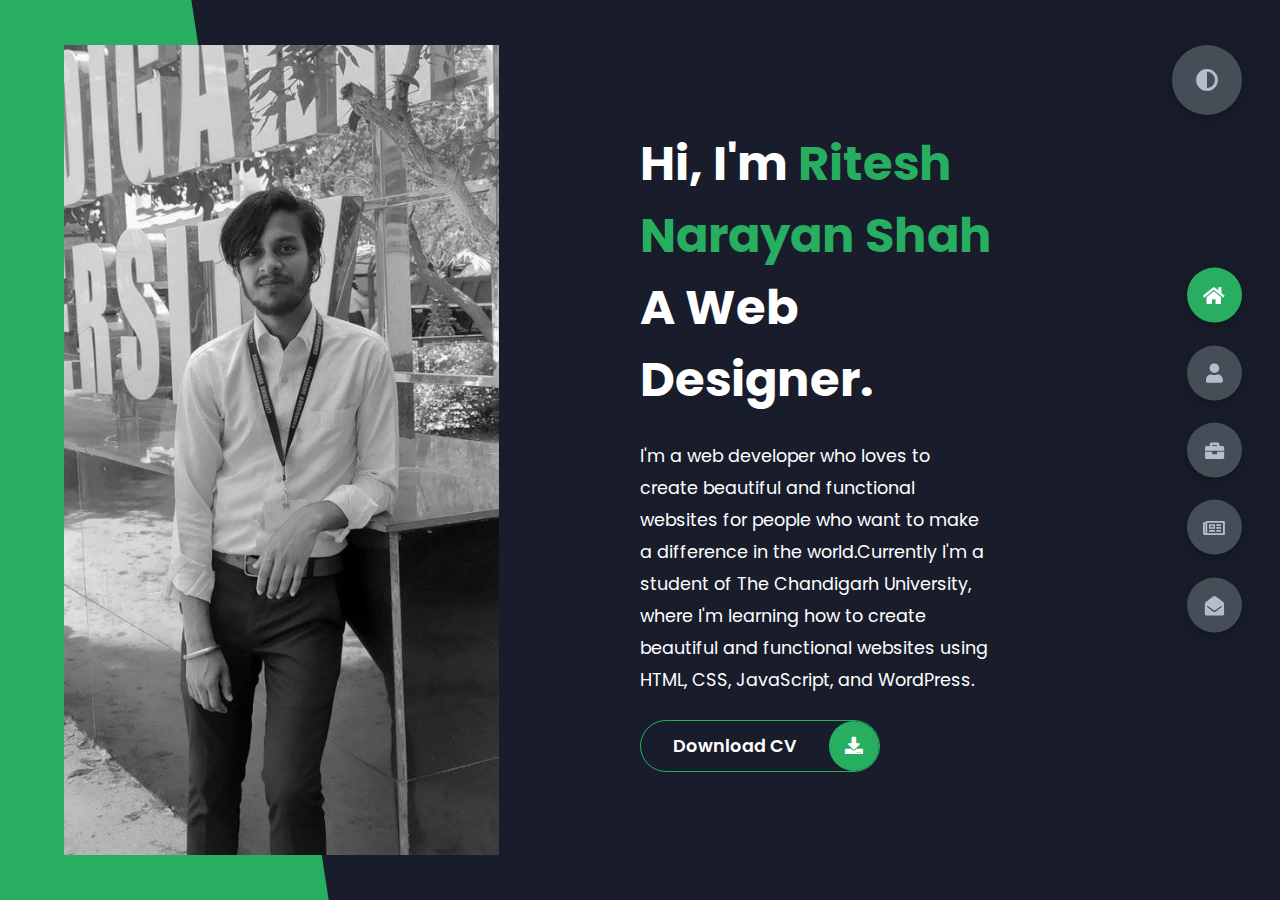
<file: index.html>
<!DOCTYPE html>
<html lang="en">
<head>
    <meta charset="UTF-8">
    <meta http-equiv="X-UA-Compatible" content="IE=edge">
    <meta name="viewport" content="width=device-width, initial-scale=1.0">
    <title>Ritesh</title>
    <link rel="stylesheet" href="styles/styles.css">
    <link rel="preconnect" href="https://fonts.googleapis.com">
    <link rel="preconnect" href="https://fonts.gstatic.com" crossorigin>
    <link rel="stylesheet" href="https://cdnjs.cloudflare.com/ajax/libs/font-awesome/5.15.4/css/all.min.css" integrity="sha512-1ycn6IcaQQ40/MKBW2W4Rhis/DbILU74C1vSrLJxCq57o941Ym01SwNsOMqvEBFlcgUa6xLiPY/NS5R+E6ztJQ==" crossorigin="anonymous" referrerpolicy="no-referrer" />
    <link href="https://fonts.googleapis.com/css2?family=Poppins:wght@400;500;600;700;800&display=swap" rel="stylesheet">
</head>
<body class="main-content">
    <header class="container header active" id="home">
        <div class="header-content">
            <div class="left-header">
                <div class="h-shape"></div>
                <div class="image">
                    <img src="img/hero.jpg" alt="">
                </div>
            </div>
            <div class="right-header">
                <h1 class="name">
                    Hi, I'm <span>Ritesh Narayan Shah</span> <br>
                    A Web Designer.
                </h1>
                <p>
                    I'm a web developer who loves to create beautiful and functional websites for people who want to make a difference in the world.Currently I'm a student of The Chandigarh University, where I'm learning how to create beautiful and functional websites using HTML, CSS, JavaScript, and WordPress. </p>
                <div class="btn-con">
                    <a href="My Cv.pdf" download class="main-btn">
                        <span class="btn-text">Download CV</span>
                        <span class="btn-icon"><i class="fas fa-download"></i></span>
                    </a>
                </div>
            </div>
        </div>
    </header>
    <main>
        <section class="container about" id="about">
            <div class="main-title">
                <h2>About <span>me</span><span class="bg-text">my stats</span></h2>
            </div>
            <div class="about-container">
                <div class="left-about">
                    <h4 style="color: crimson;">Information About me</h4>
                    <h3>Hi there, welcome to my website! I'm Ritesh Narayan Shah, a passionate web developer who enjoys learning new technologies and solving problems with code!</h3>
                    <p>
                        This website is my personal blog where I write about web development topics that interest me and inspire me.
                        Thank you for visiting my website and getting to know me better. I hope you enjoyed reading my blog posts and found them useful and informative. If you want to read more of my posts, subscribe to my newsletter where I send weekly updates on web development trends and tips. If you have any feedback or suggestions, please let me know. I'd love to hear from you.                    </p>
                    <div class="btn-con">
                        <a href="My Cv.pdf" download class="main-btn">
                            <span class="btn-text">Download CV</span>
                            <span class="btn-icon"><i class="fas fa-download"></i></span>
                        </a>
                    </div>
                </div>
                <div class="right-about">
                    <div class="about-item">
                        <div class="abt-text">
                            <p class="large-text">20+</p>
                            <p class="small-text">Projects <br /> Completed</p>
                        </div>
                    </div>
                    <div class="about-item">
                        <div class="abt-text">
                            <p class="large-text">3+</p>
                            <p class="small-text">Years of <br /> experience</p>
                        </div>
                    </div>
                    <div class="about-item">
                        <div class="abt-text">
                            <p class="large-text">18+</p>
                            <p class="small-text">Happy <br /> Clients</p>
                        </div>
                    </div>
                    <div class="about-item">
                        <div class="abt-text">
                            <p class="large-text">50+</p>
                            <p class="small-text">Customer <br /> reviews</p>
                        </div>
                    </div>
                </div>
            </div>
            <div class="about-stats">
                <h4 class="stat-title">My Skills</h4>
                <div class="progress-bars">
                    <div class="progress-bar">
                        <p class="prog-title">html5</p>
                        <div class="progress-con">
                            <p class="prog-text">80%</p>
                            <div class="progress">
                                <span class="html"></span>
                            </div>
                        </div>
                    </div>
                    <div class="progress-bar">
                        <p class="prog-title">css3</p>
                        <div class="progress-con">
                            <p class="prog-text">95%</p>
                            <div class="progress">
                                <span class="css"></span>
                            </div>
                        </div>
                    </div>
                    <div class="progress-bar">
                        <p class="prog-title">javascript</p>
                        <div class="progress-con">
                            <p class="prog-text">75%</p>
                            <div class="progress">
                                <span class="js"></span>
                            </div>
                        </div>
                    </div>
                    <div class="progress-bar">
                        <p class="prog-title">WordPress</p>
                        <div class="progress-con">
                            <p class="prog-text">95%</p>
                            <div class="progress">
                                <span class="css"></span>
                            </div>
                        </div>
                    </div>
                    <div class="progress-bar">
                        <p class="prog-title">php</p>
                        <div class="progress-con">
                            <p class="prog-text">87%</p>
                            <div class="progress">
                                <span class="node"></span>
                            </div>
                        </div>
                    </div>
                    <div class="progress-bar">
                        <p class="prog-title">Python</p>
                        <div class="progress-con">
                            <p class="prog-text">70%</p>
                            <div class="progress">
                                <span class="python"></span>
                            </div>
                        </div>
                    </div>
                </div>
            </div>
            <h4 class="stat-title">My Timeline</h4>
            <div class="timeline">
                <div class="timeline-item">
                    <div class="tl-icon">
                        <i class="fas fa-briefcase"></i>
                    </div>
                    <p class="tl-duration">2021 - present</p>
                    <h5>Web Developer<span> - Nechno Technology</span></h5>
                    <p>
                        Working as graphic designer for 6 months
                        Post Graduated in Website & Graphics Designing.
                        Academic Excellence in Web Design                    </p>
                </div>
                <div class="timeline-item">
                    <div class="tl-icon">
                        <i class="fas fa-briefcase"></i>
                    </div>
                    <p class="tl-duration">2022 - present</p>
                    <h5>Web Developer<span> - Haitomns Group</span></h5>
                    <p>
                        Working as Web Developers for Post Graduated in Website & Graphics Designing.                    </p>
                </div>
                <div class="timeline-item">
                    <div class="tl-icon">
                        <i class="fas fa-briefcase"></i>
                    </div>
                    <p class="tl-duration">2019 - present </p>
                    <h5>C++ Programmer<span> - Shree Nirsingh Secondary school</span></h5>
                    <p> Coding C / C++ From School Level Upto Now.
                    </p>
                </div>
                <div class="timeline-item">
                    <div class="tl-icon">
                        <i class="fas fa-briefcase"></i>
                    </div>
                    <p class="tl-duration">2019</p>
                    <h5>Graphics Designer<span> -Canva</span></h5>
                    <p>
Creating Graphics Card , Business Card , Template as well as More Contents.                    </p>
                </div>
                <div class="timeline-item">
                    <div class="tl-icon">
                        <i class="fas fa-briefcase"></i>
                    </div>
                    <p class="tl-duration">Four Year Degree</p>
                    <h5>Diploma Computer Science Degree<span> - Shree Nirsingh Secondary School</span></h5>
                    <p>
                        +2 from Shree Nrishingh Madhyamik Vidyalay."
                        "I've been working at a Hatiomn's Group Pvt. Ltd as a Web
                        Developers and Marketing at hardware products.                    </p>
                </div>
            </div>
        </section>
        <section class="container" id="portfolio">
            <div class="main-title">
                <h2>My <span>Project</span><span class="bg-text">My Work</span></h2>
            </div>
            <p class="port-text">
                Here is some of my work that I've done in various programming languages.
            </p>
            <div class="portfolios">
                <div class="portfolio-item">
                    <div class="image">
                        <img src="img/port1.jpg" alt="">
                    </div>
                    <div class="hover-items">
                        <h3>News Website</h3>
                        <div class="icons">
                            <a href="http://github.com/toxicboi99" class="icon">
                                <i class="fab fa-github"></i>
                            </a>
                            <a href="http://github.com/toxicboi99" class="icon">
                                <i class="fab fa-behance"></i>
                            </a>
                            <a href="http://github.com/toxicboi99" class="icon">
                                <i class="fab fa-youtube"></i>
                            </a>
                        </div>
                    </div>
                </div>
                <div class="portfolio-item">
                    <div class="image">
                        <img src="img/port2.jpg" alt="">
                    </div>
                    <div class="hover-items">
                        <h3>School Website</h3>
                        <div class="icons">
                            <a href="http://github.com/toxicboi99" class="icon">
                                <i class="fab fa-github"></i>
                            </a>
                            <a href="http://github.com/toxicboi99" class="icon">
                                <i class="fab fa-behance"></i>
                            </a>
                            <a href="http://github.com/toxicboi99" class="icon">
                                <i class="fab fa-youtube"></i>
                            </a>
                        </div>
                    </div>
                </div>
                <div class="portfolio-item">
                    <div class="image">
                        <img src="img/port3.jpg" alt="">
                    </div>
                    <div class="hover-items">
                        <h3>Tech Website</h3>
                        <div class="icons">
                            <a href="http://github.com/toxicboi99" class="icon">
                                <i class="fab fa-github"></i>
                            </a>
                            <a href="http://github.com/toxicboi99" class="icon">
                                <i class="fab fa-behance"></i>
                            </a>
                            <a href="http://github.com/toxicboi99" class="icon">
                                <i class="fab fa-youtube"></i>
                            </a>
                        </div>
                    </div>
                </div>
                <div class="portfolio-item">
                    <div class="image">
                        <img src="img/port4.jpg" alt="">
                    </div>
                    <div class="hover-items">
                        <h3>Restaurant Website</h3>
                        <div class="icons">
                            <a href="http://github.com/toxicboi99" class="icon">
                                <i class="fab fa-github"></i>
                            </a>
                            <a href="http://github.com/toxicboi99" class="icon">
                                <i class="fab fa-behance"></i>
                            </a>
                            <a href="http://github.com/toxicboi99" class="icon">
                                <i class="fab fa-youtube"></i>
                            </a>
                        </div>
                    </div>
                </div>
                <div class="portfolio-item">
                    <div class="image">
                        <img src="img/port5.jpg" alt="">
                    </div>
                    <div class="hover-items">
                        <h3>Graphics Designing</h3>
                        <div class="icons">
                            <a href="http://github.com/toxicboi99" class="icon">
                                <i class="fab fa-github"></i>
                            </a>
                            <a href="http://github.com/toxicboi99" class="icon">
                                <i class="fab fa-behance"></i>
                            </a>
                            <a href="http://github.com/toxicboi99" class="icon">
                                <i class="fab fa-youtube"></i>
                            </a>
                        </div>
                    </div>
                </div>
                <div class="portfolio-item">
                    <div class="image">
                        <img src="img/port2.jpg" alt="">
                    </div>
                    <div class="hover-items">
                        <h3>Portfolio</h3>
                        <div class="icons">
                            <a href="http://github.com/toxicboi99" class="icon">
                                <i class="fab fa-github"></i>
                            </a>
                            <a href="http://github.com/toxicboi99" class="icon">
                                <i class="fab fa-behance"></i>
                            </a>
                            <a href="http://github.com/toxicboi99" class="icon">
                                <i class="fab fa-youtube"></i>
                            </a>
                        </div>
                    </div>
                </div>
            </div>
        </section>
        <section class="container" id="blogs">
            <div class="blogs-content">
                <div class="main-title">
                    <h2>My <span>Blogs</span><span class="bg-text">My Blogs</span></h2>
                </div>
                <div class="blogs">
                    <div class="blog">
                        <img src="img/port6.jpg" alt=""  herf="https://riteshnarayanshah.blogspot.com/">
                        <div class="blog-text">
                            <h4>
                                How to Create Your Own Website
                            </h4>
                          
                        </div>
                    </div>
                    <div class="blog">
                        <img src="img/blog1.jpg" alt=""  herf="https://riteshnarayanshah.blogspot.com/">
                        <div class="blog-text">
                            <h4>
                                How to Become an Expert in Web Design
                            </h4>
                          
                        </div>
                    </div>
                    <div class="blog">
                        <img src="img/blog2.jpg" alt=""  herf="https://riteshnarayanshah.blogspot.com/">
                        <div class="blog-text">
                            <h4>
                                Become a Web Designer in 10 Days
                            </h4>
                          
                        </div>
                    </div>
                    <div class="blog">
                        <img src="img/blog3.jpg" alt=""  herf="https://riteshnarayanshah.blogspot.com/">
                        <div class="blog-text">
                            <h4>
                                Debbuging made easy with Web Inspector
                            </h4>
                         
                        </div>
                    </div>
                    <div class="blog">
                        <img src="img/port1.jpg" alt=""  herf="https://riteshnarayanshah.blogspot.com/">
                        <div class="blog-text">
                            <h4>
                                Get started with Web Design and UI Design
                            </h4>
                        
                        </div>
                    </div>
                    <div class="blog">
                        <img src="img/port3.jpg" alt="" herf="https://riteshnarayanshah.blogspot.com/">
                        <div class="blog-text">
                            <h4>
                                This is what you need to know about Web Design
                            </h4>
                        </div>
                    </div>
                </div>
            </div>
        </section>
        <section class="container contact" id="contact">
            <div class="contact-container">
                <div class="main-title">
                    <h2>Contact <span>Me</span><span class="bg-text">Contact</span></h2>
                </div>
                <div class="contact-content-con">
                    <div class="left-contact">
                        <h4>Contact me here</h4>
                        <p>
                            I'm a web developer who loves to create beautiful and functional websites for people who want to make a difference in the world.
                            Currently I'm a student of The Chandigarh University, where I'm learning how to create beautiful and functional websites using HTML, CSS, JavaScript, and WordPress.                        </p>
                        <div class="contact-info">
                            <div class="contact-item">
                                <div class="icon">
                                    <i class="fas fa-map-marker-alt"></i>
                                    <span>Location</span>
                                </div>
                                <p>
                                    : Birgunj, Nepal & Bihar , India.
                                </p>
                            </div>
                            <div class="contact-item">
                                <div class="icon">
                                    <i class="fas fa-envelope"></i>
                                    <span>Email</span>
                                </div>
                                <p>
                                    <span>: shaharyan93277@gmail.com</span>
                                </p>
                            </div>
                            <div class="contact-item">
                                <div class="icon">
                                    <i class="fas fa-user-graduate"></i>
                                    <span>Education</span>
                                </div>
                                <p>
                                    <span>: Chandigarh University</span>
                                </p>
                            </div>
                            <div class="contact-item">
                                <div class="icon">
                                    <i class="fas fa-user-graduate"></i>
                                    <span>Mobile Number</span>
                                </div>
                                <p>
                                    <span>: +91 9234670937</span>
                                </p>
                            </div>
                            <div class="contact-item">
                                <div class="icon">
                                    <i class="fas fa-globe-africa"></i>
                                    <span>Languages</span>
                                </div>
                                <p>
                                    <span>: Nepali, English, Bhojpuri, Mathili, Hindi.</span>
                                </p>
                            </div>
                        </div>
                        <div class="contact-icons">
                            <div class="contact-icon">
                                <a href="https://www.facebook.com/ritesh.sah.1291/" target="_blank">
                                    <i class="fab fa-facebook-f"></i>
                                </a>
                                <a href="#" target="_blank">
                                    <i class="fab fa-twitter"></i>
                                </a>
                                <a href="github.com/toxicboi99" target="_blank">
                                    <i class="fab fa-github"></i>
                                </a>
                                <a href="#" target="_blank">
                                    <i class="fab fa-youtube"></i>
                                </a>
                            </div>
                        </div>
                    </div>
                    <div class="right-contact">
                        <form action="" class="contact-form">
                            <div class="input-control i-c-2">
                                <input type="text" required placeholder="YOUR NAME">
                                <input type="email" required placeholder="YOUR EMAIL">
                            </div>
                            <div class="input-control">
                                <input type="text" required placeholder="ENTER SUBJECT">
                            </div>
                            <div class="input-control">
                                <textarea name="" id="" cols="15" rows="8" placeholder="Message Here..."></textarea>
                            </div>
                            <div class="submit-btn">
                                <a href="https://api.whatsapp.com/send?phone=919234670937" download class="main-btn">
                                    <span class="btn-text">Submit</span>
                                    <span class="btn-icon"><i class="fas fa-download"></i></span>
                                </a>
                            </div>
                        </form>
                    </div>
                </div>
            </div>
        </section>
    </main>

    <div class="controls">
        <div class="control active-btn" data-id="home" >
            <i class="fas fa-home"></i>
        </div>
        <div class="control" data-id="about">
            <i class="fas fa-user"></i>
        </div>
        <div class="control" data-id="portfolio">
            <i class="fas fa-briefcase"></i>
        </div>
        <div class="control" data-id="blogs">
            <i class="far fa-newspaper"></i>
        </div>
        <div class="control" data-id="contact">
            <i class="fas fa-envelope-open"></i>
        </div>
    </div>
    <div class="theme-btn">
        <i class="fas fa-adjust"></i>
    </div>
    <script src="app.js"></script>
</body>
</html>
</file>
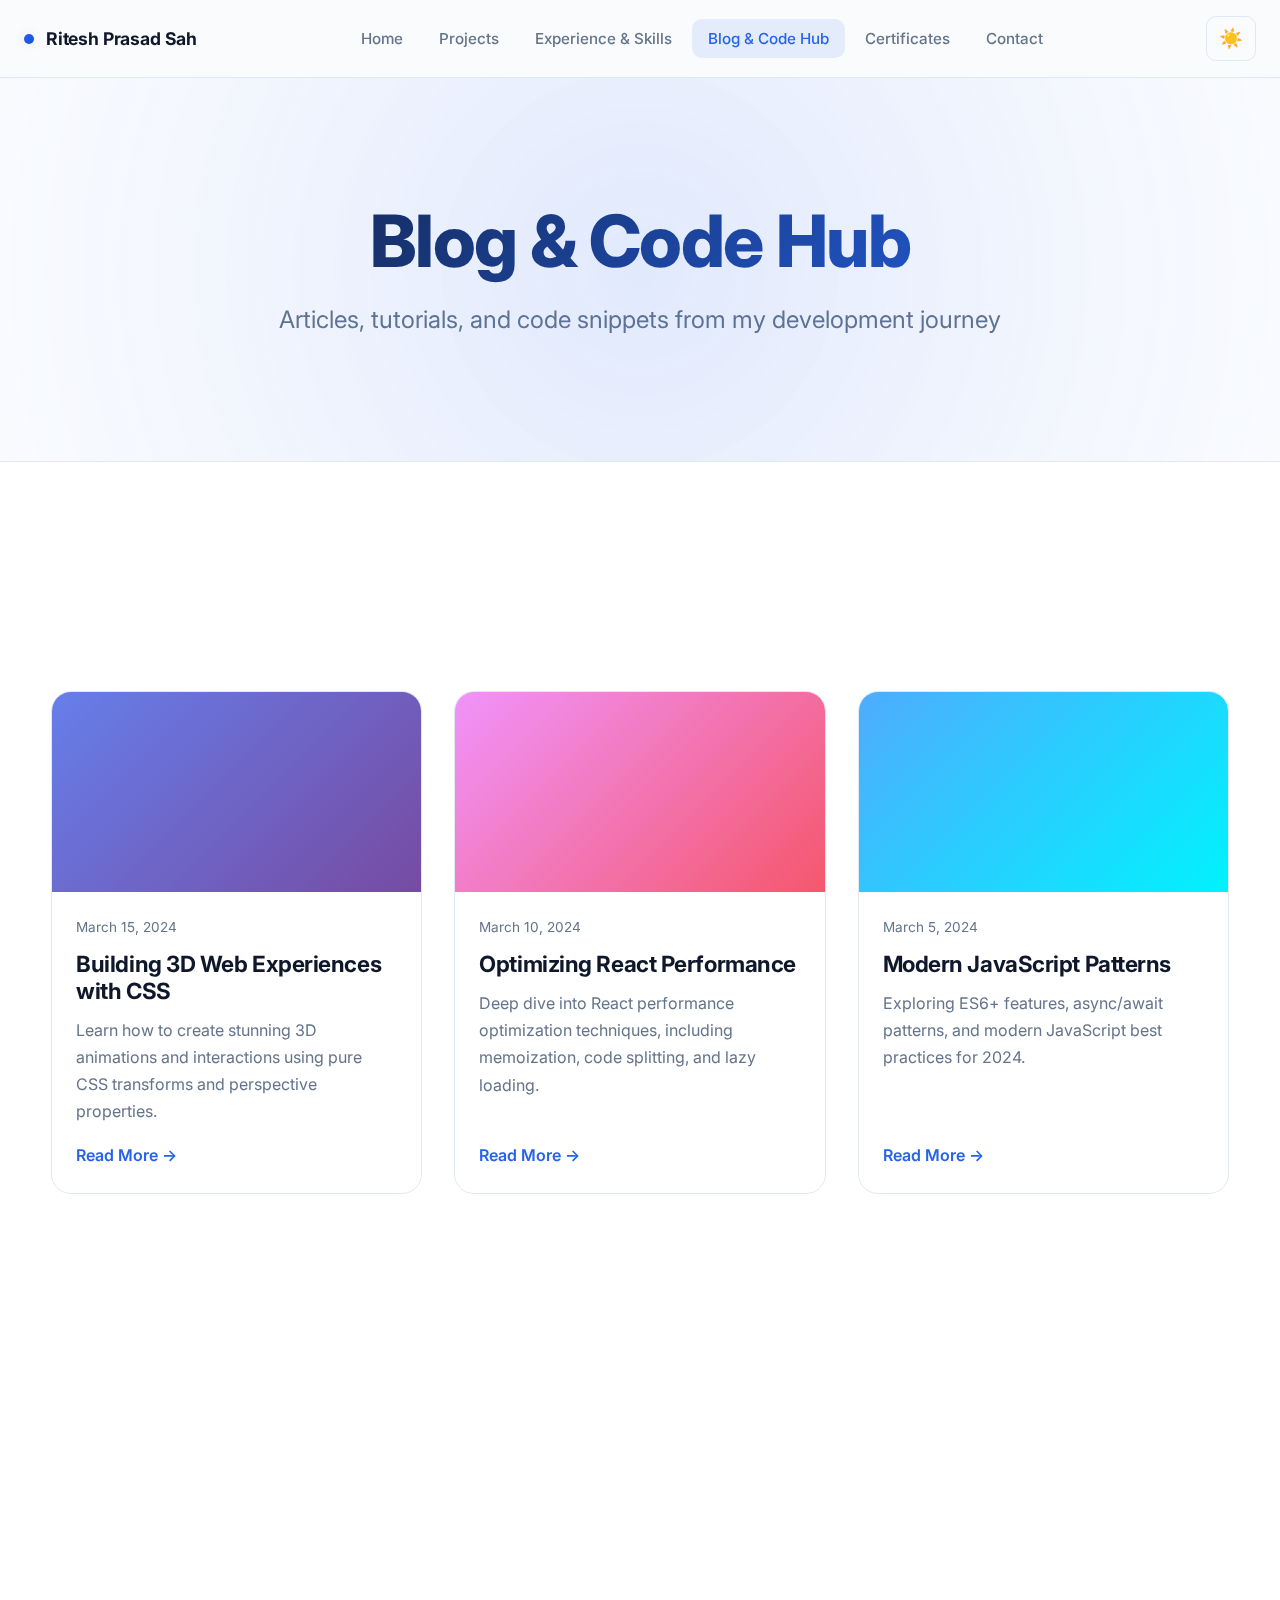
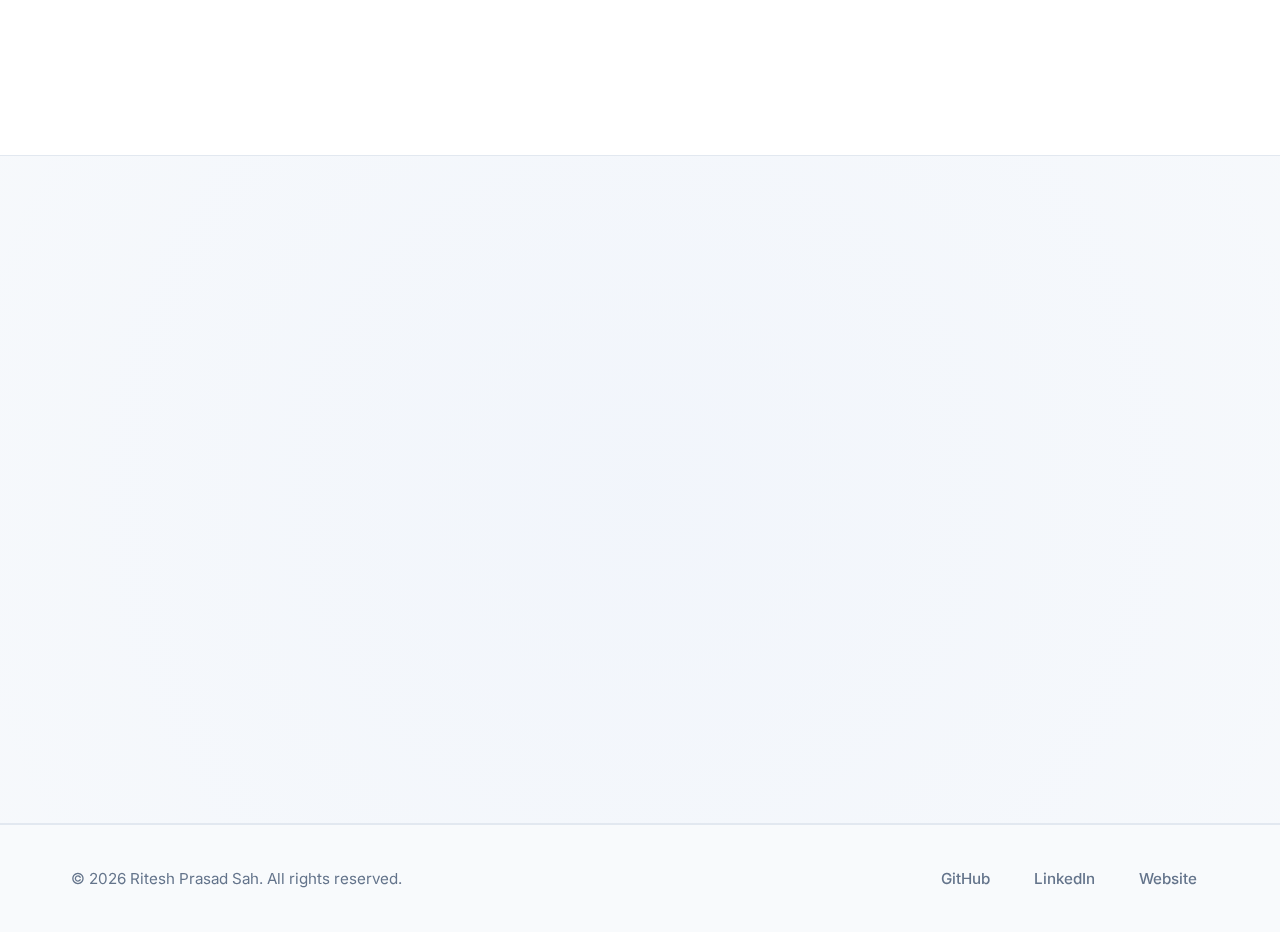
<file: blog.html>
<!DOCTYPE html>
<html lang="en" itemscope itemtype="https://schema.org/Blog">
<head>
	<meta charset="utf-8">
	<meta name="viewport" content="width=device-width, initial-scale=1">
	
	<!-- Primary Meta Tags -->
	<title>Blog & Code Hub by Ritesh Narayan Shah | Web Development Articles & Code Snippets</title>
	<meta name="title" content="Blog & Code Hub by Ritesh Narayan Shah">
	<meta name="description" content="Blog articles, tutorials, and code snippets by Ritesh Narayan Shah (Ritesh Prasad Sah) - Web development tips, WordPress tutorials, React guides, and programming resources.">
	<meta name="keywords" content="Ritesh Narayan Shah blog, Web development blog, WordPress tutorials, React tutorials, Programming blog, Code snippets, Web developer articles, Ritesh Prasad Sah blog">
	<meta name="author" content="Ritesh Narayan Shah">
	<meta name="robots" content="index, follow">
	<meta name="theme-color" content="#0f172a">
	
	<!-- Canonical URL -->
	<link rel="canonical" href="https://riteshshah.netlify.app/blog.html">
	
	<!-- Open Graph / Facebook -->
	<meta property="og:type" content="website">
	<meta property="og:url" content="https://riteshshah.netlify.app/blog.html">
	<meta property="og:title" content="Blog & Code Hub by Ritesh Narayan Shah">
	<meta property="og:description" content="Web development articles, tutorials, and code snippets">
	
	<!-- Twitter -->
	<meta name="twitter:card" content="summary">
	<meta name="twitter:title" content="Blog & Code Hub by Ritesh Narayan Shah">
	<meta name="twitter:description" content="Web development articles and code snippets">
	
	<!-- Preconnect -->
	<link rel="preconnect" href="https://fonts.googleapis.com">
	<link rel="preconnect" href="https://fonts.gstatic.com" crossorigin>
	
	<!-- Stylesheets -->
	<link href="https://fonts.googleapis.com/css2?family=Inter:wght@300;400;500;600;700;800;900&family=Space+Grotesk:wght@400;500;600;700&display=swap" rel="stylesheet">
	<link rel="stylesheet" href="styles.css">
	<link rel="icon" type="image/svg+xml" href="favicon.svg">
	
	<!-- Structured Data -->
	<script type="application/ld+json">
	{
		"@context": "https://schema.org",
		"@type": "Blog",
		"name": "Blog & Code Hub by Ritesh Narayan Shah",
		"description": "Web development blog and code snippets",
		"url": "https://riteshshah.netlify.app/blog.html",
		"author": {
			"@type": "Person",
			"name": "Ritesh Narayan Shah"
		}
	}
	</script>
</head>
<body>
	<div class="page-transition"></div>
	
	<header class="site-header" id="top">
		<a href="index.html" class="brand" aria-label="Homepage">
			<span class="brand__dot" aria-hidden="true"></span>
			<span class="brand__text">Ritesh Prasad Sah</span>
		</a>
		<nav class="nav" aria-label="Primary">
			<button class="nav__toggle nav__cat" id="navToggle" aria-expanded="false" aria-controls="primaryNav" aria-label="Toggle navigation menu">
				<svg class="cat-icon" viewBox="0 0 64 64" fill="none" xmlns="http://www.w3.org/2000/svg">
					<path d="M32 20C32 20 28 16 20 16C12 16 8 20 8 28C8 36 12 40 20 40C24 40 28 38 32 36" stroke="currentColor" stroke-width="3" stroke-linecap="round"/>
					<path d="M32 20C32 20 36 16 44 16C52 16 56 20 56 28C56 36 52 40 44 40C40 40 36 38 32 36" stroke="currentColor" stroke-width="3" stroke-linecap="round"/>
					<circle cx="24" cy="28" r="2" fill="currentColor"/>
					<circle cx="40" cy="28" r="2" fill="currentColor"/>
					<path d="M28 34C28 34 30 36 32 36C34 36 36 34 36 34" stroke="currentColor" stroke-width="2" stroke-linecap="round"/>
					<path d="M16 48C16 48 20 52 32 52C44 52 48 48 48 48" stroke="currentColor" stroke-width="3" stroke-linecap="round"/>
					<path d="M20 44L24 40" stroke="currentColor" stroke-width="2" stroke-linecap="round"/>
					<path d="M44 44L40 40" stroke="currentColor" stroke-width="2" stroke-linecap="round"/>
				</svg>
			</button>
			<ul class="nav__list" id="primaryNav" role="menubar">
				<li role="none"><a href="index.html" role="menuitem">Home</a></li>
				<li role="none"><a href="projects.html" role="menuitem">Projects</a></li>
				<li role="none"><a href="experience.html" role="menuitem">Experience & Skills</a></li>
				<li role="none"><a href="blog.html" role="menuitem" class="active">Blog & Code Hub</a></li>
				<li role="none"><a href="certificates.html" role="menuitem">Certificates</a></li>
				<li role="none"><a href="contact.html" role="menuitem">Contact</a></li>
			</ul>
		</nav>
		<button class="theme-toggle" id="themeToggle" aria-label="Toggle dark mode">🌙</button>
	</header>

	<main id="content" class="main-3d">
		<section class="hero hero-page" aria-labelledby="blog-heading">
			<div class="hero__bg-3d"></div>
			<div class="container">
				<h1 id="blog-heading" class="page-title-3d">Blog & Code Hub</h1>
				<p class="page-subtitle">Articles, tutorials, and code snippets from my development journey</p>
			</div>
		</section>

		<section class="section container" aria-labelledby="blog-posts-heading">
			<h2 id="blog-posts-heading" class="section-title-3d">Latest Articles</h2>
			<div class="blog-grid blog-grid-3d">
				<article class="blog-card blog-card-3d reveal">
					<div class="blog-card-inner">
						<div class="blog-card-image" style="background: linear-gradient(135deg, #667eea 0%, #764ba2 100%);"></div>
						<div class="blog-card-content">
							<span class="blog-date">March 15, 2024</span>
							<h3>Building 3D Web Experiences with CSS</h3>
							<p>Learn how to create stunning 3D animations and interactions using pure CSS transforms and perspective properties.</p>
							<a href="#" class="blog-link">Read More →</a>
						</div>
					</div>
				</article>

				<article class="blog-card blog-card-3d reveal">
					<div class="blog-card-inner">
						<div class="blog-card-image" style="background: linear-gradient(135deg, #f093fb 0%, #f5576c 100%);"></div>
						<div class="blog-card-content">
							<span class="blog-date">March 10, 2024</span>
							<h3>Optimizing React Performance</h3>
							<p>Deep dive into React performance optimization techniques, including memoization, code splitting, and lazy loading.</p>
							<a href="#" class="blog-link">Read More →</a>
						</div>
					</div>
				</article>

				<article class="blog-card blog-card-3d reveal">
					<div class="blog-card-inner">
						<div class="blog-card-image" style="background: linear-gradient(135deg, #4facfe 0%, #00f2fe 100%);"></div>
						<div class="blog-card-content">
							<span class="blog-date">March 5, 2024</span>
							<h3>Modern JavaScript Patterns</h3>
							<p>Exploring ES6+ features, async/await patterns, and modern JavaScript best practices for 2024.</p>
							<a href="#" class="blog-link">Read More →</a>
						</div>
					</div>
				</article>

				<article class="blog-card blog-card-3d reveal">
					<div class="blog-card-inner">
						<div class="blog-card-image" style="background: linear-gradient(135deg, #fa709a 0%, #fee140 100%);"></div>
						<div class="blog-card-content">
							<span class="blog-date">February 28, 2024</span>
							<h3>Building Accessible Web Apps</h3>
							<p>A comprehensive guide to creating accessible web applications that work for everyone, including WCAG 2.1 compliance.</p>
							<a href="#" class="blog-link">Read More →</a>
						</div>
					</div>
				</article>

				<article class="blog-card blog-card-3d reveal">
					<div class="blog-card-inner">
						<div class="blog-card-image" style="background: linear-gradient(135deg, #30cfd0 0%, #330867 100%);"></div>
						<div class="blog-card-content">
							<span class="blog-date">February 20, 2024</span>
							<h3>TypeScript Tips & Tricks</h3>
							<p>Advanced TypeScript patterns, type guards, generics, and utility types to level up your development workflow.</p>
							<a href="#" class="blog-link">Read More →</a>
						</div>
					</div>
				</article>

				<article class="blog-card blog-card-3d reveal">
					<div class="blog-card-inner">
						<div class="blog-card-image" style="background: linear-gradient(135deg, #a8edea 0%, #fed6e3 100%);"></div>
						<div class="blog-card-content">
							<span class="blog-date">February 15, 2024</span>
							<h3>CSS Grid vs Flexbox</h3>
							<p>When to use CSS Grid and when to use Flexbox, with practical examples and real-world use cases.</p>
							<a href="#" class="blog-link">Read More →</a>
						</div>
					</div>
				</article>
			</div>
		</section>

		<section class="section section--alt section-3d-alt" aria-labelledby="code-snippets-heading">
			<div class="container">
				<h2 id="code-snippets-heading" class="section-title-3d">Code Snippets</h2>
				<div class="code-snippets code-snippets-3d">
					<div class="code-snippet code-snippet-3d reveal">
						<h3>3D Card Hover Effect</h3>
						<pre><code>.card-3d {
  transform-style: preserve-3d;
  transition: transform 0.6s;
}

.card-3d:hover {
  transform: rotateY(15deg) rotateX(5deg);
}</code></pre>
						<a href="#" class="btn btn--small">Copy Code</a>
					</div>
					<div class="code-snippet code-snippet-3d reveal">
						<h3>Parallax Scroll Effect</h3>
						<pre><code>window.addEventListener('scroll', () => {
  const scrolled = window.pageYOffset;
  const parallax = document.querySelector('.parallax');
  parallax.style.transform = 
    `translateY(${scrolled * 0.5}px)`;
});</code></pre>
						<a href="#" class="btn btn--small">Copy Code</a>
					</div>
					<div class="code-snippet code-snippet-3d reveal">
						<h3>CSS Animation Keyframes</h3>
						<pre><code>@keyframes float {
  0%, 100% { transform: translateY(0); }
  50% { transform: translateY(-20px); }
}

.element {
  animation: float 3s ease-in-out infinite;
}</code></pre>
						<a href="#" class="btn btn--small">Copy Code</a>
					</div>
				</div>
			</div>
		</section>
	</main>

	<footer class="site-footer">
		<div class="container footer__content">
			<p>© <span id="year"></span> Ritesh Prasad Sah. All rights reserved.</p>
			<ul class="social">
				<li><a href="https://github.com/toxicboi99" target="_blank" rel="noopener" aria-label="GitHub">GitHub</a></li>
				<li><a href="https://linkedin.com/in/ritesh-prasad-sah99" target="_blank" rel="noopener" aria-label="LinkedIn">LinkedIn</a></li>
				<li><a href="https://riteshshah.netlify.app" target="_blank" rel="noopener" aria-label="Website">Website</a></li>
			</ul>
		</div>
	</footer>

	<nav class="bottom-nav" aria-label="Primary mobile navigation">
		<div class="bottom-nav__inner">
			<a href="index.html" class="bottom-nav__item">
				<span class="bottom-nav__icon">🏠</span>
				<span class="bottom-nav__label">Home</span>
			</a>
			<a href="projects.html" class="bottom-nav__item">
				<span class="bottom-nav__icon">📁</span>
				<span class="bottom-nav__label">Projects</span>
			</a>
			<a href="experience.html" class="bottom-nav__item">
				<span class="bottom-nav__icon">💼</span>
				<span class="bottom-nav__label">Experience</span>
			</a>
			<a href="blog.html" class="bottom-nav__item bottom-nav__item--active">
				<span class="bottom-nav__icon">📝</span>
				<span class="bottom-nav__label">Blog</span>
			</a>
			<a href="certificates.html" class="bottom-nav__item">
				<span class="bottom-nav__icon">🏆</span>
				<span class="bottom-nav__label">Certificates</span>
			</a>
			<a href="contact.html" class="bottom-nav__item">
				<span class="bottom-nav__icon">✉️</span>
				<span class="bottom-nav__label">Contact</span>
			</a>
		</div>
	</nav>

	<script src="script.js" defer></script>
</body>
</html>
</file>
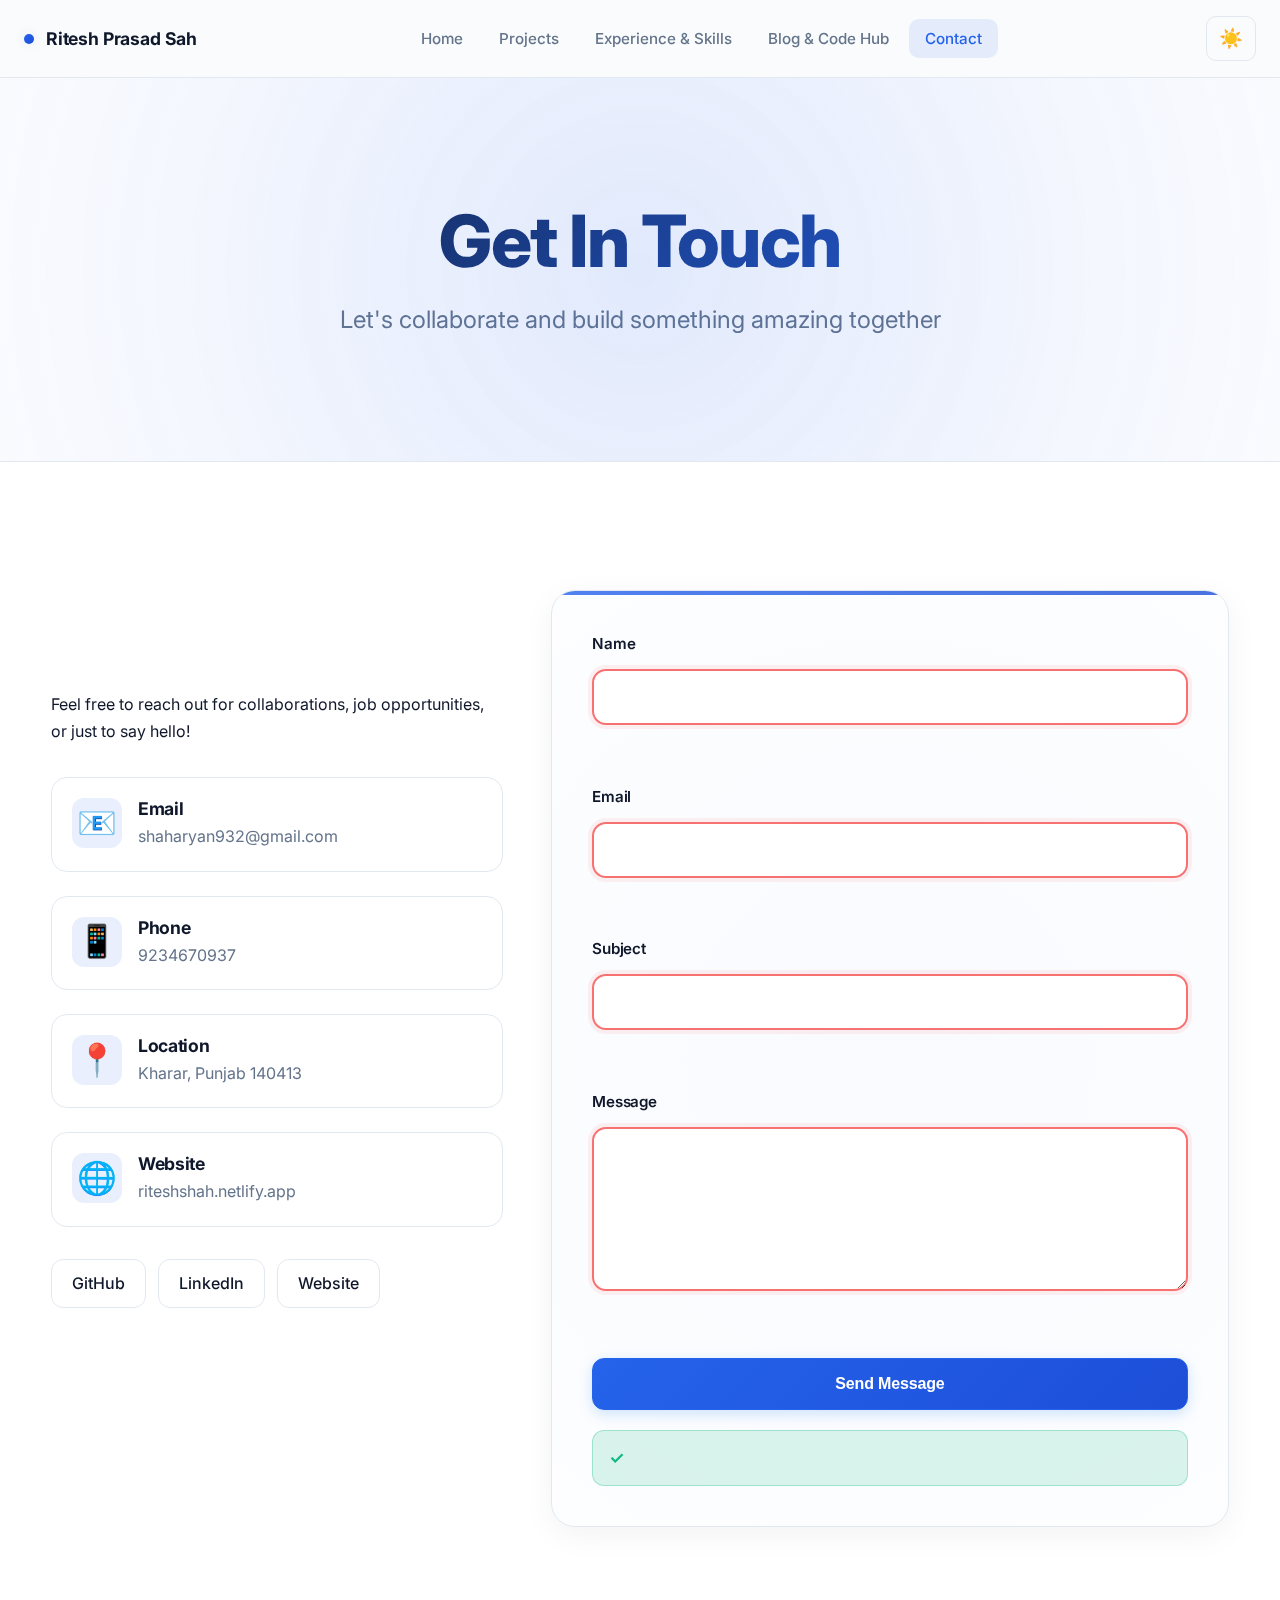
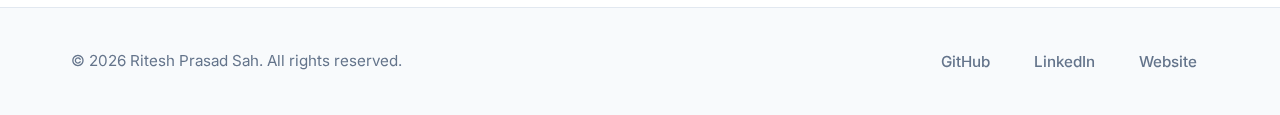
<file: contact.html>
<!DOCTYPE html>
<html lang="en" itemscope itemtype="https://schema.org/ContactPage">
<head>
	<meta charset="utf-8">
	<meta name="viewport" content="width=device-width, initial-scale=1">
	
	<!-- Primary Meta Tags -->
	<title>Contact Ritesh Narayan Shah | Web Developer | Phone: 9234670937 | Email: shaharyan932@gmail.com</title>
	<meta name="title" content="Contact Ritesh Narayan Shah | Web Developer">
	<meta name="description" content="Contact Ritesh Narayan Shah (Ritesh Prasad Sah) - Professional Web Developer. Phone: 9234670937 | Email: shaharyan932@gmail.com | Location: Kharar, Punjab. Available for web development projects, WordPress development, React projects.">
	<meta name="keywords" content="Contact Ritesh Narayan Shah, Ritesh Prasad Sah contact, Web developer contact, Phone 9234670937, shaharyan932@gmail.com, Hire web developer, WordPress developer contact, Kharar Punjab web developer">
	<meta name="author" content="Ritesh Narayan Shah">
	<meta name="robots" content="index, follow">
	<meta name="theme-color" content="#0f172a">
	
	<!-- Canonical URL -->
	<link rel="canonical" href="https://riteshshah.netlify.app/contact.html">
	
	<!-- Open Graph / Facebook -->
	<meta property="og:type" content="website">
	<meta property="og:url" content="https://riteshshah.netlify.app/contact.html">
	<meta property="og:title" content="Contact Ritesh Narayan Shah - Web Developer">
	<meta property="og:description" content="Get in touch for web development projects. Phone: 9234670937 | Email: shaharyan932@gmail.com">
	
	<!-- Twitter -->
	<meta name="twitter:card" content="summary">
	<meta name="twitter:title" content="Contact Ritesh Narayan Shah">
	<meta name="twitter:description" content="Professional web developer available for projects">
	
	<!-- Preconnect -->
	<link rel="preconnect" href="https://fonts.googleapis.com">
	<link rel="preconnect" href="https://fonts.gstatic.com" crossorigin>
	
	<!-- Stylesheets -->
	<link href="https://fonts.googleapis.com/css2?family=Inter:wght@300;400;500;600;700;800;900&family=Space+Grotesk:wght@400;500;600;700&display=swap" rel="stylesheet">
	<link rel="stylesheet" href="styles.css">
	<link rel="icon" type="image/svg+xml" href="favicon.svg">
	
	<!-- Structured Data -->
	<script type="application/ld+json">
	{
		"@context": "https://schema.org",
		"@type": "ContactPage",
		"name": "Contact Ritesh Narayan Shah",
		"description": "Contact information for Ritesh Narayan Shah - Web Developer",
		"mainEntity": {
			"@type": "Person",
			"name": "Ritesh Narayan Shah",
			"email": "shaharyan932@gmail.com",
			"telephone": "+919234670937",
			"address": {
				"@type": "PostalAddress",
				"addressLocality": "Kharar",
				"addressRegion": "Punjab",
				"postalCode": "140413",
				"addressCountry": "IN"
			}
		}
	}
	</script>
</head>
<body>
	<div class="page-transition"></div>
	
	<header class="site-header" id="top">
		<a href="index.html" class="brand" aria-label="Homepage">
			<span class="brand__dot" aria-hidden="true"></span>
			<span class="brand__text">Ritesh Prasad Sah</span>
		</a>
		<nav class="nav" aria-label="Primary">
			<button class="nav__toggle nav__cat" id="navToggle" aria-expanded="false" aria-controls="primaryNav" aria-label="Toggle navigation menu">
				<svg class="cat-icon" viewBox="0 0 64 64" fill="none" xmlns="http://www.w3.org/2000/svg">
					<path d="M32 20C32 20 28 16 20 16C12 16 8 20 8 28C8 36 12 40 20 40C24 40 28 38 32 36" stroke="currentColor" stroke-width="3" stroke-linecap="round"/>
					<path d="M32 20C32 20 36 16 44 16C52 16 56 20 56 28C56 36 52 40 44 40C40 40 36 38 32 36" stroke="currentColor" stroke-width="3" stroke-linecap="round"/>
					<circle cx="24" cy="28" r="2" fill="currentColor"/>
					<circle cx="40" cy="28" r="2" fill="currentColor"/>
					<path d="M28 34C28 34 30 36 32 36C34 36 36 34 36 34" stroke="currentColor" stroke-width="2" stroke-linecap="round"/>
					<path d="M16 48C16 48 20 52 32 52C44 52 48 48 48 48" stroke="currentColor" stroke-width="3" stroke-linecap="round"/>
					<path d="M20 44L24 40" stroke="currentColor" stroke-width="2" stroke-linecap="round"/>
					<path d="M44 44L40 40" stroke="currentColor" stroke-width="2" stroke-linecap="round"/>
				</svg>
			</button>
			<ul class="nav__list" id="primaryNav" role="menubar">
				<li role="none"><a href="index.html" role="menuitem">Home</a></li>
				<li role="none"><a href="projects.html" role="menuitem">Projects</a></li>
				<li role="none"><a href="experience.html" role="menuitem">Experience & Skills</a></li>
				<li role="none"><a href="blog.html" role="menuitem">Blog & Code Hub</a></li>
				<li role="none"><a href="contact.html" role="menuitem" class="active">Contact</a></li>
			</ul>
		</nav>
		<button class="theme-toggle" id="themeToggle" aria-label="Toggle dark mode">🌙</button>
	</header>

	<main id="content" class="main-3d">
		<section class="hero hero-page" aria-labelledby="contact-heading">
			<div class="hero__bg-3d"></div>
			<div class="container">
				<h1 id="contact-heading" class="page-title-3d">Get In Touch</h1>
				<p class="page-subtitle">Let's collaborate and build something amazing together</p>
			</div>
		</section>

		<section id="contact" class="section container" aria-labelledby="contact-form-heading">
			<div class="contact-wrapper contact-wrapper-3d">
				<div class="contact-info contact-info-3d">
					<h2 id="contact-form-heading" class="section-title-3d">Contact Information</h2>
					<p>Feel free to reach out for collaborations, job opportunities, or just to say hello!</p>
					<div class="contact-details">
						<div class="contact-detail contact-detail-3d">
							<div class="contact-icon">📧</div>
							<div>
								<h3>Email</h3>
								<p><a href="mailto:shaharyan932@gmail.com">shaharyan932@gmail.com</a></p>
							</div>
						</div>
						<div class="contact-detail contact-detail-3d">
							<div class="contact-icon">📱</div>
							<div>
								<h3>Phone</h3>
								<p><a href="tel:9234670937">9234670937</a></p>
							</div>
						</div>
						<div class="contact-detail contact-detail-3d">
							<div class="contact-icon">📍</div>
							<div>
								<h3>Location</h3>
								<p>Kharar, Punjab 140413</p>
							</div>
						</div>
						<div class="contact-detail contact-detail-3d">
							<div class="contact-icon">🌐</div>
							<div>
								<h3>Website</h3>
								<p><a href="https://riteshshah.netlify.app" target="_blank" rel="noopener">riteshshah.netlify.app</a></p>
							</div>
						</div>
					</div>
					<div class="social-links social-links-3d">
						<a href="https://github.com/toxicboi99" target="_blank" rel="noopener" class="social-link social-link-3d" aria-label="GitHub">GitHub</a>
						<a href="https://linkedin.com/in/ritesh-prasad-sah99" target="_blank" rel="noopener" class="social-link social-link-3d" aria-label="LinkedIn">LinkedIn</a>
						<a href="https://riteshshah.netlify.app" target="_blank" rel="noopener" class="social-link social-link-3d" aria-label="Website">Website</a>
					</div>
				</div>
				<div class="contact-form-wrapper contact-form-wrapper-3d">
					<form class="contact contact-3d" id="contactForm" novalidate>
						<div class="field field-3d">
							<label for="name">Name</label>
							<input id="name" name="name" type="text" autocomplete="name" required>
							<p class="error" data-for="name"></p>
						</div>
						<div class="field field-3d">
							<label for="email">Email</label>
							<input id="email" name="email" type="email" autocomplete="email" required>
							<p class="error" data-for="email"></p>
						</div>
						<div class="field field-3d">
							<label for="subject">Subject</label>
							<input id="subject" name="subject" type="text" required>
							<p class="error" data-for="subject"></p>
						</div>
						<div class="field field-3d">
							<label for="message">Message</label>
							<textarea id="message" name="message" rows="5" required></textarea>
							<p class="error" data-for="message"></p>
						</div>
						<div class="contact__actions">
							<button type="submit" class="btn btn--primary btn-3d">Send Message</button>
							<p class="form-status" id="formStatus" role="status" aria-live="polite"></p>
						</div>
					</form>
				</div>
			</div>
		</section>
	</main>

	<footer class="site-footer">
		<div class="container footer__content">
			<p>© <span id="year"></span> Ritesh Prasad Sah. All rights reserved.</p>
			<ul class="social">
				<li><a href="https://github.com/toxicboi99" target="_blank" rel="noopener" aria-label="GitHub">GitHub</a></li>
				<li><a href="https://linkedin.com/in/ritesh-prasad-sah99" target="_blank" rel="noopener" aria-label="LinkedIn">LinkedIn</a></li>
				<li><a href="https://riteshshah.netlify.app" target="_blank" rel="noopener" aria-label="Website">Website</a></li>
			</ul>
		</div>
	</footer>

	<script src="script.js" defer></script>
</body>
</html>
</file>
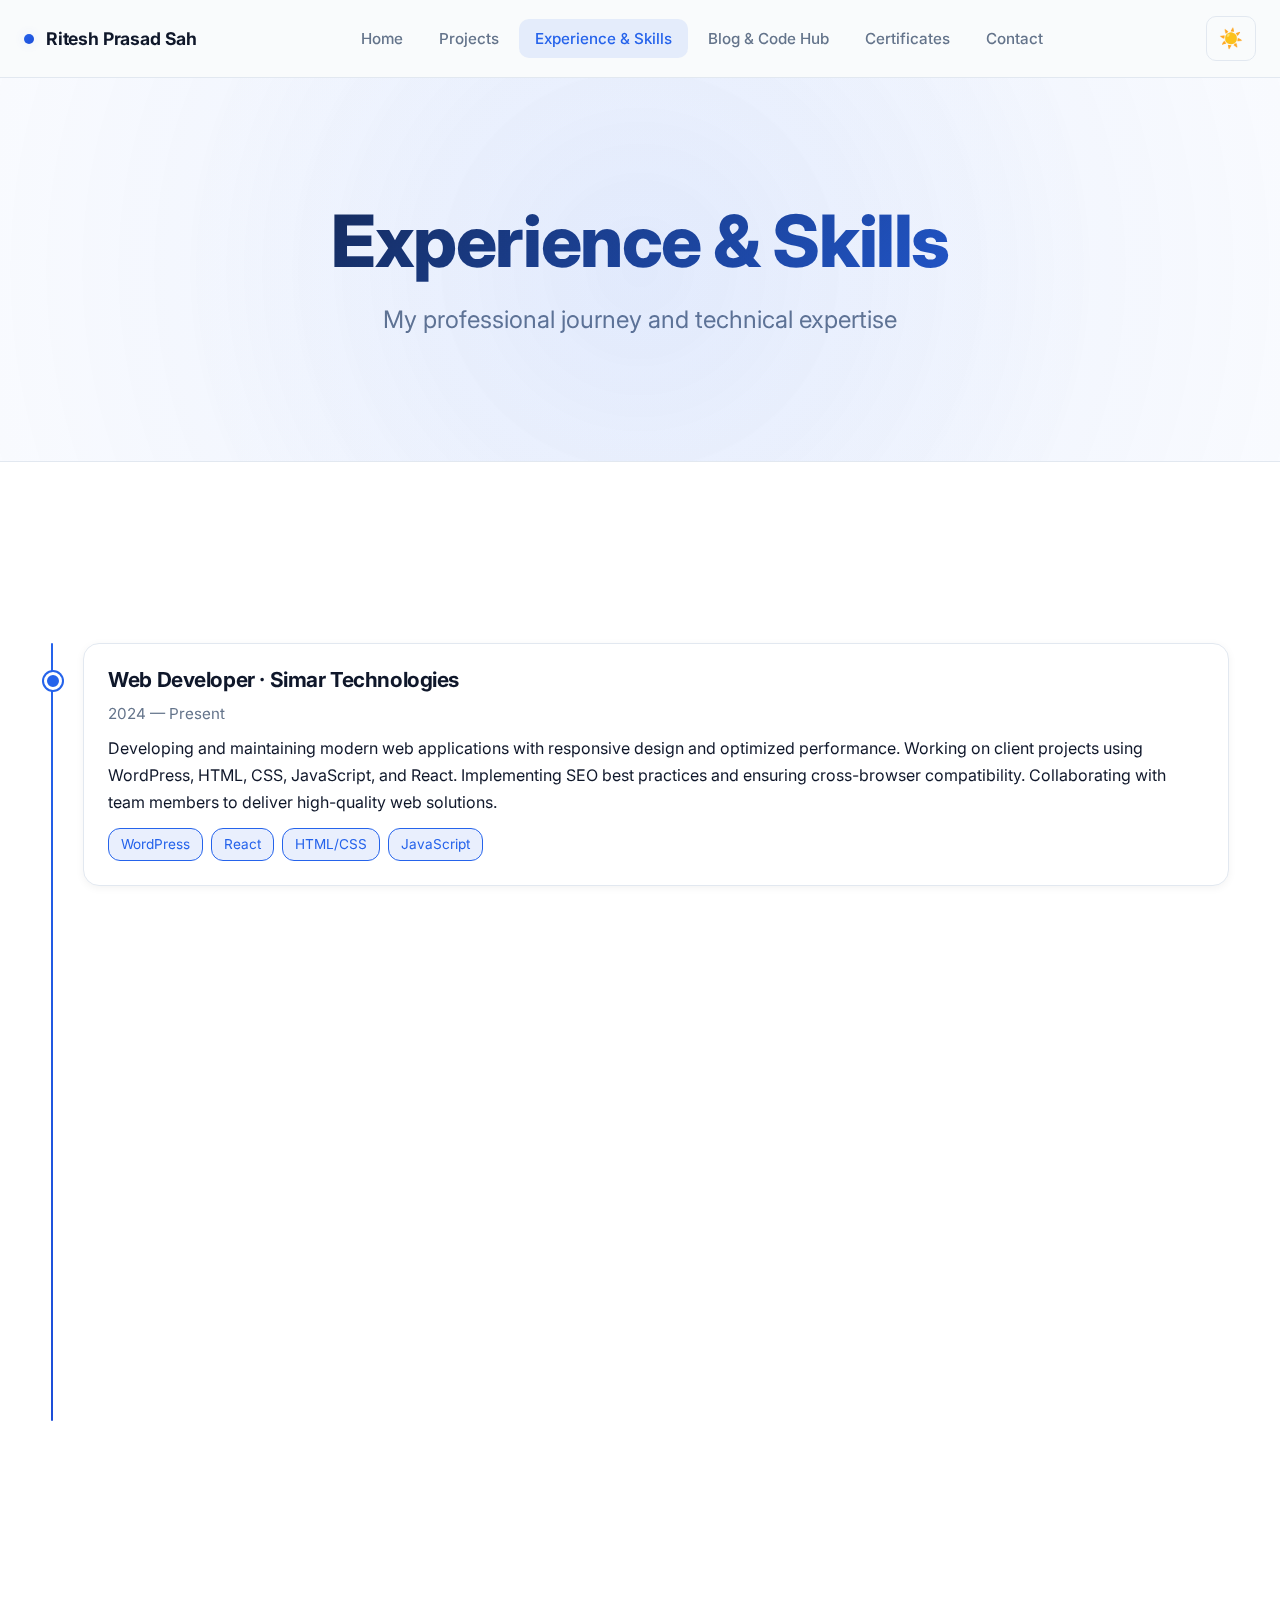
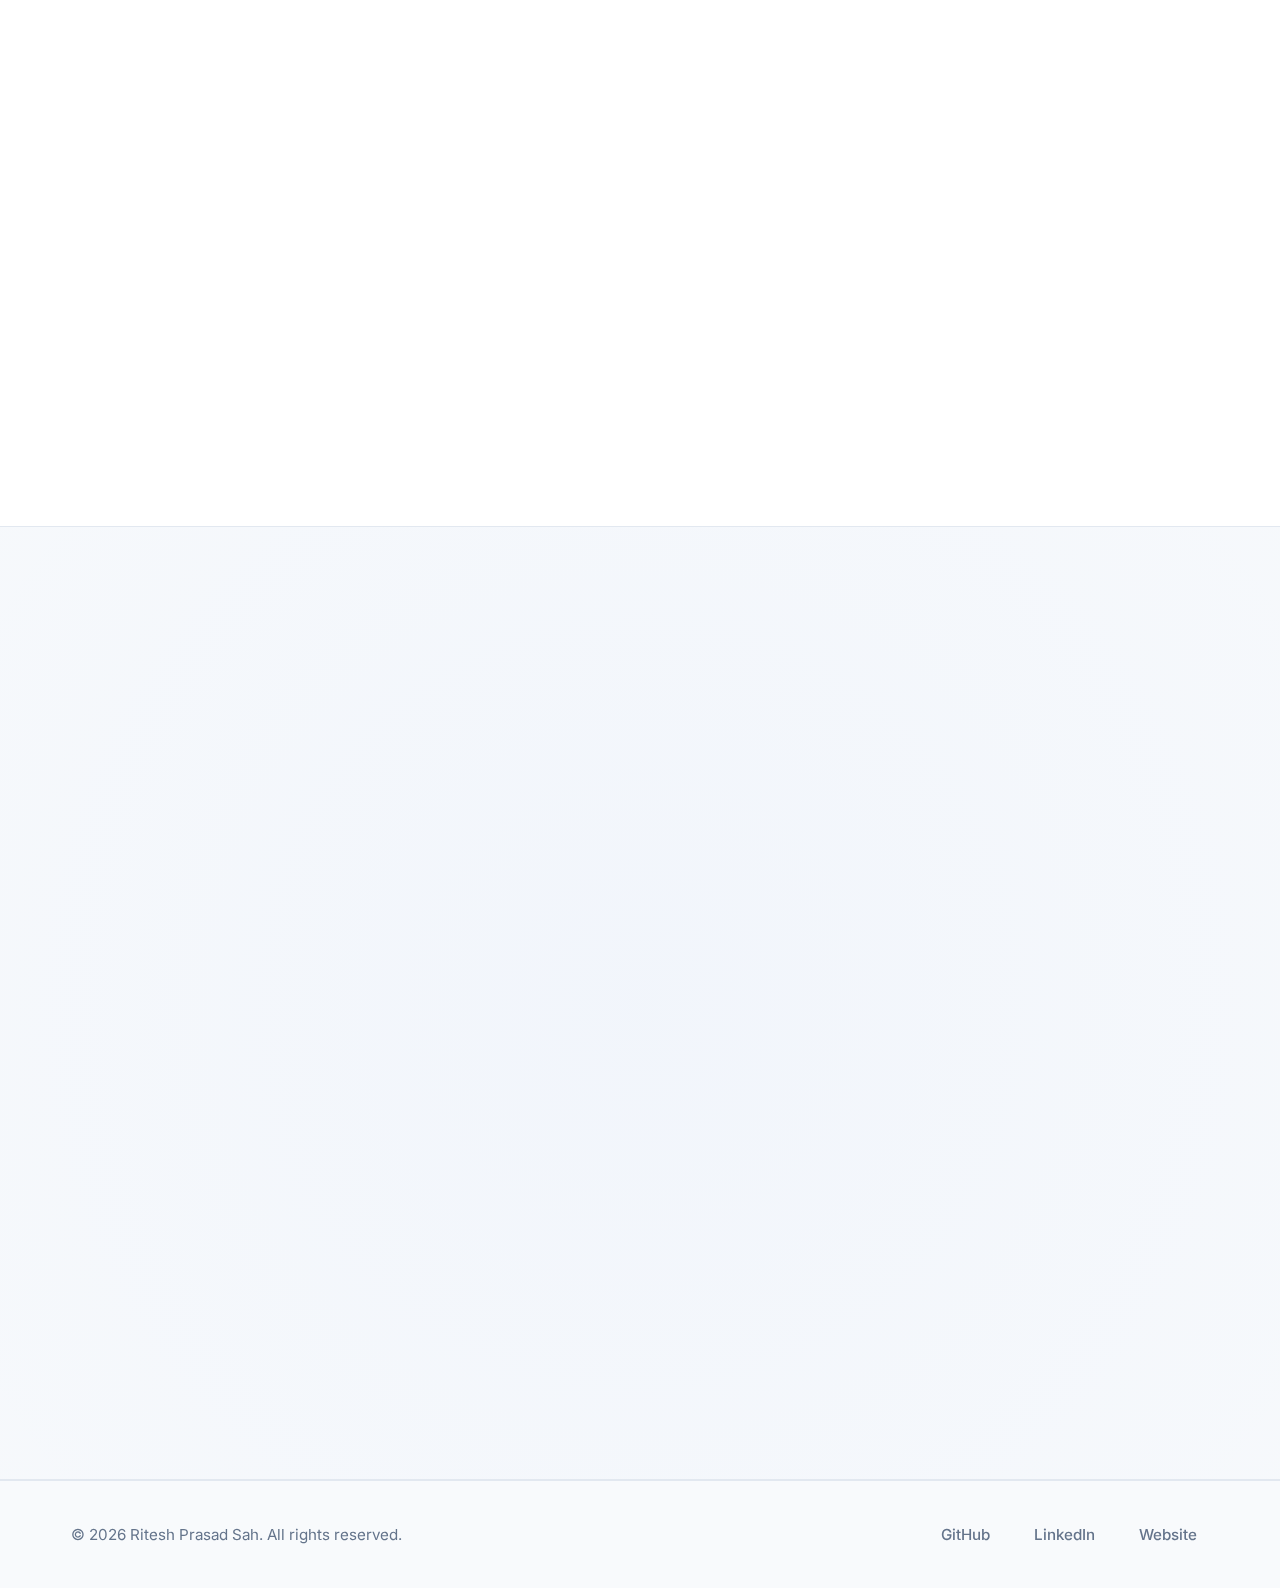
<file: experience.html>
<!DOCTYPE html>
<html lang="en" itemscope itemtype="https://schema.org/ProfilePage">
<head>
	<meta charset="utf-8">
	<meta name="viewport" content="width=device-width, initial-scale=1">
	
	<!-- Primary Meta Tags -->
	<title>Ritesh Narayan Shah - Experience & Skills | Web Developer Resume | Simar Technologies</title>
	<meta name="title" content="Ritesh Narayan Shah - Experience & Skills | Web Developer">
	<meta name="description" content="Ritesh Narayan Shah (Ritesh Prasad Sah) - Professional experience at Simar Technologies, Hatiomn's Group. Skills: WordPress, React, HTML, CSS, JavaScript, PHP, Python. BCA Student at Chandigarh University. Contact: 9234670937">
	<meta name="keywords" content="Ritesh Narayan Shah experience, Ritesh Prasad Sah resume, Web developer skills, WordPress developer, React developer, Simar Technologies, Hatiomn's Group, BCA student, Chandigarh University, Web developer Kharar Punjab">
	<meta name="author" content="Ritesh Narayan Shah">
	<meta name="robots" content="index, follow">
	<meta name="theme-color" content="#0f172a">
	
	<!-- Canonical URL -->
	<link rel="canonical" href="https://riteshshah.netlify.app/experience.html">
	
	<!-- Open Graph / Facebook -->
	<meta property="og:type" content="profile">
	<meta property="og:url" content="https://riteshshah.netlify.app/experience.html">
	<meta property="og:title" content="Ritesh Narayan Shah - Experience & Skills">
	<meta property="og:description" content="Professional web developer with experience at Simar Technologies. Skills in WordPress, React, and modern web technologies.">
	<meta property="og:image" content="https://riteshshah.netlify.app/ritesh.jpg">
	
	<!-- Twitter -->
	<meta name="twitter:card" content="summary">
	<meta name="twitter:title" content="Ritesh Narayan Shah - Experience & Skills">
	<meta name="twitter:description" content="Professional web developer experience and technical skills">
	
	<!-- Preconnect -->
	<link rel="preconnect" href="https://fonts.googleapis.com">
	<link rel="preconnect" href="https://fonts.gstatic.com" crossorigin>
	
	<!-- Stylesheets -->
	<link href="https://fonts.googleapis.com/css2?family=Inter:wght@300;400;500;600;700;800;900&family=Space+Grotesk:wght@400;500;600;700&display=swap" rel="stylesheet">
	<link rel="stylesheet" href="styles.css">
	<link rel="icon" type="image/svg+xml" href="favicon.svg">
	
	<!-- Structured Data -->
	<script type="application/ld+json">
	{
		"@context": "https://schema.org",
		"@type": "Person",
		"name": "Ritesh Narayan Shah",
		"alternateName": "Ritesh Prasad Sah",
		"jobTitle": "Web Developer",
		"worksFor": [
			{
				"@type": "Organization",
				"name": "Simar Technologies",
				"startDate": "2024"
			},
			{
				"@type": "Organization",
				"name": "Hatiomn's Group",
				"startDate": "2022-11",
				"endDate": "2024"
			}
		],
		"alumniOf": {
			"@type": "EducationalOrganization",
			"name": "Chandigarh University",
			"degree": "Bachelor's of Computer Application"
		},
		"knowsAbout": ["WordPress", "React", "HTML", "CSS", "JavaScript", "PHP", "Python", "C++"]
	}
	</script>
</head>
<body>
	<div class="page-transition"></div>
	
	<header class="site-header" id="top">
		<a href="index.html" class="brand" aria-label="Homepage">
			<span class="brand__dot" aria-hidden="true"></span>
			<span class="brand__text">Ritesh Prasad Sah</span>
		</a>
		<nav class="nav" aria-label="Primary">
			<button class="nav__toggle nav__cat" id="navToggle" aria-expanded="false" aria-controls="primaryNav" aria-label="Toggle navigation menu">
				<svg class="cat-icon" viewBox="0 0 64 64" fill="none" xmlns="http://www.w3.org/2000/svg">
					<path d="M32 20C32 20 28 16 20 16C12 16 8 20 8 28C8 36 12 40 20 40C24 40 28 38 32 36" stroke="currentColor" stroke-width="3" stroke-linecap="round"/>
					<path d="M32 20C32 20 36 16 44 16C52 16 56 20 56 28C56 36 52 40 44 40C40 40 36 38 32 36" stroke="currentColor" stroke-width="3" stroke-linecap="round"/>
					<circle cx="24" cy="28" r="2" fill="currentColor"/>
					<circle cx="40" cy="28" r="2" fill="currentColor"/>
					<path d="M28 34C28 34 30 36 32 36C34 36 36 34 36 34" stroke="currentColor" stroke-width="2" stroke-linecap="round"/>
					<path d="M16 48C16 48 20 52 32 52C44 52 48 48 48 48" stroke="currentColor" stroke-width="3" stroke-linecap="round"/>
					<path d="M20 44L24 40" stroke="currentColor" stroke-width="2" stroke-linecap="round"/>
					<path d="M44 44L40 40" stroke="currentColor" stroke-width="2" stroke-linecap="round"/>
				</svg>
			</button>
			<ul class="nav__list" id="primaryNav" role="menubar">
				<li role="none"><a href="index.html" role="menuitem">Home</a></li>
				<li role="none"><a href="projects.html" role="menuitem">Projects</a></li>
				<li role="none"><a href="experience.html" role="menuitem" class="active">Experience & Skills</a></li>
				<li role="none"><a href="blog.html" role="menuitem">Blog & Code Hub</a></li>
				<li role="none"><a href="certificates.html" role="menuitem">Certificates</a></li>
				<li role="none"><a href="contact.html" role="menuitem">Contact</a></li>
			</ul>
		</nav>
		<button class="theme-toggle" id="themeToggle" aria-label="Toggle dark mode">🌙</button>
	</header>

	<main id="content" class="main-3d">
		<section class="hero hero-page" aria-labelledby="experience-heading">
			<div class="hero__bg-3d"></div>
			<div class="container">
				<h1 id="experience-heading" class="page-title-3d">Experience & Skills</h1>
				<p class="page-subtitle">My professional journey and technical expertise</p>
			</div>
		</section>

		<section id="experience" class="section container" aria-labelledby="experience-timeline-heading">
			<h2 id="experience-timeline-heading" class="section-title-3d">Work Experience</h2>
			<div class="timeline timeline-3d">
				<div class="timeline__item timeline-item-3d reveal">
					<div class="timeline-item-inner">
						<h3>Web Developer · Simar Technologies</h3>
						<p class="muted">2024 — Present</p>
						<p>Developing and maintaining modern web applications with responsive design and optimized performance. Working on client projects using WordPress, HTML, CSS, JavaScript, and React. Implementing SEO best practices and ensuring cross-browser compatibility. Collaborating with team members to deliver high-quality web solutions.</p>
						<ul class="timeline-tags">
							<li>WordPress</li>
							<li>React</li>
							<li>HTML/CSS</li>
							<li>JavaScript</li>
						</ul>
					</div>
				</div>
				<div class="timeline__item timeline-item-3d reveal">
					<div class="timeline-item-inner">
						<h3>Web Developer · Hatiomn's Group</h3>
						<p class="muted">November 2022 — 2024</p>
						<p>Developed and maintained multiple WordPress websites with responsive design, optimized performance, and user-friendly interfaces. Customized WordPress themes and plugins using HTML, CSS, and basic PHP. Integrated SEO best practices and ensured cross-browser compatibility and mobile responsiveness. Collaborated with clients for requirements, support, and project delivery.</p>
						<ul class="timeline-tags">
							<li>WordPress</li>
							<li>HTML/CSS</li>
							<li>PHP</li>
							<li>SEO</li>
						</ul>
					</div>
				</div>
				<div class="timeline__item timeline-item-3d reveal">
					<div class="timeline-item-inner">
						<h3>Intern · Nechno Technology</h3>
						<p class="muted">November 2021 — 2022</p>
						<p>Played a key role in designing and developing WordPress websites with seamless UX and responsive design. Customized website layouts using HTML and CSS. Designed digital content including logos, banners, and social media posts using Canva. Collaborated on graphics aligned with brand guidelines. Assisted in website maintenance, technical issue resolution, and SEO optimization.</p>
						<ul class="timeline-tags">
							<li>WordPress</li>
							<li>HTML/CSS</li>
							<li>Canva</li>
							<li>SEO</li>
						</ul>
					</div>
				</div>
			</div>
		</section>

		<section id="education" class="section container" aria-labelledby="education-heading">
			<h2 id="education-heading" class="section-title-3d">Education</h2>
			<div class="education-grid education-grid-3d">
				<div class="education-item education-item-3d reveal">
					<div class="education-item-inner">
						<h3>Bachelor's of Computer Application</h3>
						<p class="muted">Chandigarh University</p>
						<p class="muted">2023 — 2026</p>
						<p>Pursuing Bachelor's degree in Computer Applications with focus on web development, programming, and software engineering.</p>
					</div>
				</div>
				<div class="education-item education-item-3d reveal">
					<div class="education-item-inner">
						<h3>+2 Diploma in Computer</h3>
						<p class="muted">Shree Nrisingh Higher Secondary School</p>
						<p class="muted">2021</p>
						<p>Completed higher secondary education with specialization in Computer Science.</p>
					</div>
				</div>
				<div class="education-item education-item-3d reveal">
					<div class="education-item-inner">
						<h3>10th National Examination Board</h3>
						<p class="muted">Shree Nrisingh Higher Secondary School</p>
						<p class="muted">2020</p>
						<p>Completed secondary education with excellent academic performance.</p>
					</div>
				</div>
			</div>
		</section>

		<section id="skills" class="section section--alt section-3d-alt" aria-labelledby="skills-heading">
			<div class="container">
				<h2 id="skills-heading" class="section-title-3d">Technical Skills</h2>
				<div class="skills-grid skills-grid-3d">
					<div class="skill-category skill-category-3d reveal">
						<h3>Web Technologies</h3>
						<ul class="skills skills-3d">
							<li><strong>CMS & Tools:</strong> WordPress, HTML, CSS, JavaScript, React</li>
							<li><strong>Languages:</strong> C, C++, Python, PHP</li>
							<li><strong>Frontend:</strong> HTML5, CSS3, JavaScript (ES6+), React</li>
							<li><strong>Backend:</strong> PHP, Python, C++</li>
						</ul>
					</div>
					<div class="skill-category skill-category-3d reveal">
						<h3>Databases & Tools</h3>
						<ul class="skills skills-3d">
							<li><strong>Databases:</strong> DBMS, MySQL, Supabase</li>
							<li><strong>Design Tools:</strong> Canva, Photoshop</li>
							<li><strong>Office Suite:</strong> MS Word, MS Excel, PowerPoint</li>
							<li><strong>Version Control:</strong> Git, GitHub</li>
						</ul>
					</div>
					<div class="skill-category skill-category-3d reveal">
						<h3>Specializations</h3>
						<ul class="skills skills-3d">
							<li><strong>WordPress:</strong> Theme Development, Plugin Customization, SEO</li>
							<li><strong>Web Development:</strong> Responsive Design, Cross-browser Compatibility</li>
							<li><strong>Design:</strong> UI/UX, Digital Content Creation, Brand Guidelines</li>
							<li><strong>Performance:</strong> Website Optimization, SEO Best Practices</li>
						</ul>
					</div>
				</div>
			</div>
		</section>
	</main>

	<footer class="site-footer">
		<div class="container footer__content">
			<p>© <span id="year"></span> Ritesh Prasad Sah. All rights reserved.</p>
			<ul class="social">
				<li><a href="https://github.com/toxicboi99" target="_blank" rel="noopener" aria-label="GitHub">GitHub</a></li>
				<li><a href="https://linkedin.com/in/ritesh-prasad-sah99" target="_blank" rel="noopener" aria-label="LinkedIn">LinkedIn</a></li>
				<li><a href="https://riteshshah.netlify.app" target="_blank" rel="noopener" aria-label="Website">Website</a></li>
			</ul>
		</div>
	</footer>

	<nav class="bottom-nav" aria-label="Primary mobile navigation">
		<div class="bottom-nav__inner">
			<a href="index.html" class="bottom-nav__item">
				<span class="bottom-nav__icon">🏠</span>
				<span class="bottom-nav__label">Home</span>
			</a>
			<a href="projects.html" class="bottom-nav__item">
				<span class="bottom-nav__icon">📁</span>
				<span class="bottom-nav__label">Projects</span>
			</a>
			<a href="experience.html" class="bottom-nav__item bottom-nav__item--active">
				<span class="bottom-nav__icon">💼</span>
				<span class="bottom-nav__label">Experience</span>
			</a>
			<a href="blog.html" class="bottom-nav__item">
				<span class="bottom-nav__icon">📝</span>
				<span class="bottom-nav__label">Blog</span>
			</a>
			<a href="certificates.html" class="bottom-nav__item">
				<span class="bottom-nav__icon">🏆</span>
				<span class="bottom-nav__label">Certificates</span>
			</a>
			<a href="contact.html" class="bottom-nav__item">
				<span class="bottom-nav__icon">✉️</span>
				<span class="bottom-nav__label">Contact</span>
			</a>
		</div>
	</nav>

	<script src="script.js" defer></script>
</body>
</html>
</file>
<file: styles/styles.css>
* {
  margin: 0;
  padding: 0;
  box-sizing: border-box;
  list-style: none;
}

:root {
  --color-primary: #191d2b;
  --color-secondary: #27AE60;
  --color-white: #FFFFFF;
  --color-black: #000;
  --color-grey0: #f8f8f8;
  --color-grey-1: #dbe1e8;
  --color-grey-2: #b2becd;
  --color-grey-3: #6c7983;
  --color-grey-4: #454e56;
  --color-grey-5: #2a2e35;
  --color-grey-6: #12181b;
  --br-sm-2: 14px;
  --box-shadow-1: 0 3px 15px rgba(0,0,0,.3);
}

.light-mode {
  --color-primary: #FFFFFF;
  --color-secondary: #F56692;
  --color-white: #454e56;
  --color-black: #000;
  --color-grey0: #f8f8f8;
  --color-grey-1: #6c7983;
  --color-grey-2: #6c7983;
  --color-grey-3: #6c7983;
  --color-grey-4: #454e56;
  --color-grey-5: #f8f8f8;
  --color-grey-6: #12181b;
}

body {
  background-color: var(--color-primary);
  font-family: "Poppins", sans-serif;
  font-size: 1.1rem;
  color: var(--color-white);
  transition: all 0.4s ease-in-out;
}

a {
  display: inline-block;
  text-decoration: none;
  color: inherit;
  font-family: inherit;
}

header {
  min-height: 100vh;
  color: var(--color-white);
  overflow: hidden;
  padding: 0 !important;
}

section {
  min-height: 100vh;
  width: 100%;
  position: absolute;
  left: 0;
  top: 0;
  padding: 3rem 18rem;
}

.container {
  display: none;
  transform: translateY(-100%) scale(0);
  transition: all 0.4s ease-in-out;
  background-color: var(--color-primary);
}

.active {
  display: block;
  animation: appear 1s ease-in-out;
  transform: translateY(0) scaleY(1);
}
@keyframes appear {
  0% {
    transform: translateY(-100%) scaleY(0);
  }
  100% {
    transform: translateY(0) scaleY(1);
  }
}

.controls {
  position: fixed;
  z-index: 10;
  top: 50%;
  right: 3%;
  display: flex;
  flex-direction: column;
  align-items: center;
  justify-content: center;
  transform: translateY(-50%);
}
.controls .control {
  padding: 1rem;
  cursor: pointer;
  background-color: var(--color-grey-4);
  width: 55px;
  height: 55px;
  border-radius: 50%;
  display: flex;
  justify-content: center;
  align-items: center;
  margin: 0.7rem 0;
  box-shadow: var(--box-shadow-1);
}
.controls .control i {
  font-size: 1.2rem;
  color: var(--color-grey-2);
  pointer-events: none;
}
.controls .active-btn {
  background-color: var(--color-secondary);
  transition: all 0.4s ease-in-out;
}
.controls .active-btn i {
  color: var(--color-white);
}

.theme-btn {
  top: 5%;
  right: 3%;
  width: 70px;
  height: 70px;
  border-radius: 50%;
  background-color: var(--color-grey-4);
  cursor: pointer;
  position: fixed;
  display: flex;
  justify-content: center;
  align-items: center;
  box-shadow: 0 3px 15px rgba(0, 0, 0, 0.3);
  transition: all 0.1s ease-in-out;
}
.theme-btn:active {
  transform: translateY(-3px);
}
.theme-btn i {
  font-size: 1.4rem;
  color: var(--color-grey-2);
  pointer-events: none;
}

/*Header-content*/
.header-content {
  display: grid;
  grid-template-columns: repeat(2, 1fr);
  min-height: 100vh;
}
.header-content .left-header {
  display: flex;
  align-items: center;
  position: relative;
}
.header-content .left-header .h-shape {
  transition: all 0.4s ease-in-out;
  width: 65%;
  height: 100%;
  background-color: var(--color-secondary);
  position: absolute;
  left: 0;
  top: 0;
  z-index: -1;
  clip-path: polygon(0 0, 46% 0, 79% 100%, 0% 100%);
}
.header-content .left-header .image {
  border-radius: var(--br-sm-2);
  height: 90%;
  width: 68%;
  margin-left: 4rem;
  background-color: var(--color-black);
  transition: all 0.4s ease-in-out;
}
.header-content .left-header .image img {
  width: 100%;
  height: 100%;
  object-fit: cover;
  transition: all 0.4s ease-in-out;
  filter: grayscale(100%);
}
.header-content .left-header .image img:hover {
  filter: grayscale(0);
}
.header-content .right-header {
  display: flex;
  flex-direction: column;
  justify-content: center;
  padding-right: 18rem;
}
.header-content .right-header .name {
  font-size: 3rem;
}
.header-content .right-header .name span {
  color: var(--color-secondary);
}
.header-content .right-header p {
  margin: 1.5rem 0;
  line-height: 2rem;
}

/*About*/
.about-container {
  display: grid;
  grid-template-columns: repeat(2, 1fr);
  padding-top: 3.5rem;
  padding-bottom: 5rem;
}
.about-container .right-about {
  display: grid;
  grid-template-columns: repeat(2, 1fr);
  grid-gap: 2rem;
}
.about-container .right-about .about-item {
  border: 1px solid var(--color-grey-5);
  border-radius: 5px;
  transition: all 0.4s ease-in-out;
  box-shadow: 1px 2px 15px rgba(0, 0, 0, 0.1);
}
.about-container .right-about .about-item:hover {
  cursor: default;
  transform: translateY(-5px);
  border: 1px solid var(--color-secondary);
  box-shadow: 1px 4px 15px rgba(0, 0, 0, 0.32);
}
.about-container .right-about .about-item .abt-text {
  padding: 1.5rem;
  display: flex;
  flex-direction: column;
}
.about-container .right-about .about-item .abt-text .large-text {
  font-size: 3rem;
  font-weight: 700;
  color: var(--color-secondary);
}
.about-container .right-about .about-item .abt-text .small-text {
  padding-left: 3rem;
  position: relative;
  text-transform: uppercase;
  font-size: 1.2rem;
  color: var(--color-grey-1);
  letter-spacing: 2px;
}
.about-container .right-about .about-item .abt-text .small-text::before {
  content: "";
  position: absolute;
  left: 0;
  top: 15px;
  width: 2rem;
  height: 2px;
  background-color: var(--color-grey-5);
}
.about-container .left-about {
  padding-right: 5rem;
}
.about-container .left-about p {
  line-height: 2rem;
  padding: 1rem;
  color: var(--color-grey-1);
}
.about-container .left-about h4 {
  font-size: 2rem;
  text-transform: uppercase;
}

.about-stats {
  padding-bottom: 4rem;
}
.about-stats .progress-bars {
  display: grid;
  grid-template-columns: repeat(2, 1fr);
  grid-gap: 2rem;
}
.about-stats .progress-bars .progress-bar {
  display: flex;
  flex-direction: column;
}
.about-stats .progress-bars .progress-bar .prog-title {
  text-transform: uppercase;
  font-weight: 500;
}
.about-stats .progress-bars .progress-bar .progress-con {
  display: flex;
  align-items: center;
}
.about-stats .progress-bars .progress-bar .progress-con .prog-text {
  color: var(--color-grey-2);
}
.about-stats .progress-bars .progress-bar .progress-con .progress {
  width: 100%;
  height: 0.45rem;
  background-color: var(--color-grey-4);
  margin-left: 1rem;
  position: relative;
}
.about-stats .progress-bars .progress-bar .progress-con .progress span {
  position: absolute;
  top: 0;
  left: 0;
  height: 100%;
  background-color: var(--color-secondary);
  transition: all 0.4s ease-in-out;
  width: 60%;
}
.about-stats .progress-bars .progress-bar .progress-con .progress .html {
  width: 80%;
}
.about-stats .progress-bars .progress-bar .progress-con .progress .css {
  width: 95%;
}
.about-stats .progress-bars .progress-bar .progress-con .progress .js {
  width: 75%;
}
.about-stats .progress-bars .progress-bar .progress-con .progress .react {
  width: 60%;
}
.about-stats .progress-bars .progress-bar .progress-con .progress .node {
  width: 87%;
}
.about-stats .progress-bars .progress-bar .progress-con .progress .python {
  width: 70%;
}

.stat-title {
  text-transform: uppercase;
  font-size: 1.4rem;
  text-align: center;
  padding: 3.5rem 0;
  position: relative;
}
.stat-title::before {
  content: "";
  position: absolute;
  left: 50%;
  top: 0;
  width: 40%;
  height: 1px;
  background-color: var(--color-grey-5);
  transform: translateX(-50%);
}

/*Timeline*/
.timeline {
  display: grid;
  grid-template-columns: repeat(2, 1fr);
  grid-gap: 2rem;
  padding-bottom: 3rem;
}
.timeline .timeline-item {
  position: relative;
  padding-left: 3rem;
  border-left: 1px solid var(--color-grey-5);
}
.timeline .timeline-item .tl-icon {
  position: absolute;
  left: -27px;
  top: 0;
  background-color: var(--color-secondary);
  width: 50px;
  height: 50px;
  border-radius: 50%;
  display: flex;
  align-items: center;
  justify-content: center;
}
.timeline .timeline-item .tl-icon i {
  font-size: 1.3rem;
}
.timeline .timeline-item .tl-duration {
  padding: 0.2rem 0.6rem;
  background-color: var(--color-grey-5);
  border-radius: 15px;
  display: inline-block;
  font-size: 0.8rem;
  text-transform: uppercase;
  font-weight: 500;
}
.timeline .timeline-item h5 {
  padding: 1rem 0;
  text-transform: uppercase;
  font-size: 1.3rem;
  font-weight: 600;
}
.timeline .timeline-item h5 span {
  color: var(--color-grey-2);
  font-weight: 500;
  font-size: 1.2rem;
}
.timeline .timeline-item p {
  color: var(--color-grey-2);
}

.port-text {
  padding: 2rem 0;
  text-align: center;
}

.portfolios {
  display: grid;
  grid-template-columns: repeat(3, 1fr);
  grid-gap: 2rem;
  margin-top: 3rem;
}
.portfolios .portfolio-item {
  position: relative;
  border-radius: 15px;
}
.portfolios .portfolio-item img {
  width: 100%;
  height: 300px;
  object-fit: cover;
  border-radius: 15px;
}
.portfolios .portfolio-item .hover-items {
  width: 100%;
  height: 100%;
  background-color: var(--color-secondary);
  position: absolute;
  left: 0;
  top: 0;
  border-radius: 15px;
  display: flex;
  justify-content: center;
  align-items: center;
  flex-direction: column;
  opacity: 0;
  transform: scale(0);
  transition: all 0.4s ease-in-out;
}
.portfolios .portfolio-item .hover-items h3 {
  font-size: 1.5rem;
  color: var(--color-white);
  margin-bottom: 1.5rem;
}
.portfolios .portfolio-item .hover-items .icons {
  display: flex;
  justify-content: center;
  align-items: center;
}
.portfolios .portfolio-item .hover-items .icons .icon {
  background-color: var(--color-primary);
  border-radius: 50%;
  width: 50px;
  height: 50px;
  display: flex;
  align-items: center;
  justify-content: center;
  margin: 0 1rem;
  cursor: pointer;
  transition: all 0.4s ease-in-out;
}
.portfolios .portfolio-item .hover-items .icons .icon i {
  font-size: 1.5rem;
  color: var(--color-white);
  margin: 0 1rem;
}
.portfolios .portfolio-item .hover-items .icons .icon:hover {
  background-color: var(--color-white);
}
.portfolios .portfolio-item .hover-items .icons .icon:hover i {
  color: var(--color-primary);
}

.portfolio-item:hover .hover-items {
  opacity: 1;
  transform: scale(1);
}

.blogs {
  display: grid;
  grid-template-columns: repeat(3, 1fr);
  grid-gap: 2rem;
  margin-top: 3rem;
}
.blogs .blog {
  position: relative;
  background-color: var(--color-grey-5);
  border-radius: 5px;
  box-shadow: 1px 1px 20px rgba(0, 0, 0, 0.1);
  transition: all 0.4s ease-in-out;
}
.blogs .blog:hover {
  box-shadow: 1px 1px 20px rgba(0, 0, 0, 0.3);
  transform: translateY(-5px);
  transition: all 0.4s ease-in-out;
}
.blogs .blog:hover img {
  filter: grayscale(0);
  transform: scale(1.1);
  box-shadow: 0px 4px 15px rgba(0, 0, 0, 0.8);
}
.blogs .blog img {
  width: 100%;
  height: 300px;
  object-fit: cover;
  border-top-left-radius: 5px;
  border-top-right-radius: 5px;
  filter: grayscale(100%);
  transition: all 0.4s ease-in-out;
}
.blogs .blog .blog-text {
  margin-top: -7px;
  padding: 1.1rem;
  border-top: 8px solid var(--color-secondary);
}
.blogs .blog .blog-text h4 {
  font-size: 1.5rem;
  margin-bottom: 0.7rem;
  transition: all 0.4s ease-in-out;
  cursor: pointer;
}
.blogs .blog .blog-text h4:hover {
  color: var(--color-secondary);
}
.blogs .blog .blog-text p {
  color: var(--color-grey-2);
  line-height: 2rem;
  padding-bottom: 1rem;
}

.contact-content-con {
  display: flex;
  padding-top: 3.5rem;
}
.contact-content-con .left-contact {
  flex: 2;
}
.contact-content-con .left-contact h4 {
  margin-top: 1rem;
  font-size: 2rem;
  text-transform: uppercase;
}
.contact-content-con .left-contact p {
  margin: 1rem 0;
  line-height: 2rem;
}
.contact-content-con .left-contact .contact-info .contact-item {
  display: flex;
  align-items: center;
  justify-content: space-between;
}
.contact-content-con .left-contact .contact-info .contact-item p {
  margin: 0.3rem 0 !important;
  padding: 0 !important;
}
.contact-content-con .left-contact .contact-info .contact-item .icon {
  display: grid;
  grid-template-columns: 40px 1fr;
}
.contact-content-con .left-contact .contact-info .contact-item .icon i {
  display: flex;
  align-items: center;
  font-size: 1.3rem;
}
.contact-content-con .left-contact .contact-icon {
  display: flex;
  margin-top: 2rem;
}
.contact-content-con .left-contact .contact-icon a {
  display: flex;
  align-items: center;
  color: var(--color-white);
  background-color: var(--color-grey-5);
  cursor: pointer;
  justify-content: center;
  width: 50px;
  height: 50px;
  border-radius: 50%;
  margin: 0 0.4rem;
  transition: all 0.4s ease-in-out;
}
.contact-content-con .left-contact .contact-icon a:hover {
  background-color: var(--color-secondary);
}
.contact-content-con .left-contact .contact-icon a:hover i {
  color: var(--color-primary);
}
.contact-content-con .left-contact .contact-icon a i {
  display: flex;
  align-items: center;
  justify-content: center;
  font-size: 1.3rem;
}
.contact-content-con .right-contact {
  flex: 3;
  margin-left: 3rem;
}
.contact-content-con .right-contact .input-control {
  margin: 1.5rem 0;
}
.contact-content-con .right-contact .input-control input, .contact-content-con .right-contact .input-control textarea {
  border-radius: 30px;
  font-weight: inherit;
  font-size: inherit;
  font-family: inherit;
  padding: 0.8rem 1.1rem;
  outline: none;
  border: none;
  background-color: var(--color-grey-5);
  width: 100%;
  color: var(--color-white);
  resize: none;
}
.contact-content-con .right-contact .i-c-2 {
  display: flex;
}
.contact-content-con .right-contact .i-c-2 :last-child {
  margin-left: 1.5rem;
}
.contact-content-con .right-contact .submit-btn {
  display: flex;
  justify-content: flex-start;
}

/*Independed components*/
.btn-con {
  display: flex;
  align-self: flex-start;
}

.main-btn {
  border-radius: 30px;
  color: inherit;
  font-weight: 600;
  position: relative;
  border: 1px solid var(--color-secondary);
  display: flex;
  align-self: flex-start;
  align-items: center;
  overflow: hidden;
}
.main-btn .btn-text {
  padding: 0 2rem;
}
.main-btn .btn-icon {
  background-color: var(--color-secondary);
  display: flex;
  align-items: center;
  justify-content: center;
  border-radius: 50%;
  padding: 1rem;
}
.main-btn::before {
  content: "";
  position: absolute;
  top: 0;
  right: 0;
  transform: translateX(100%);
  transition: all 0.4s ease-out;
  z-index: -1;
}
.main-btn:hover {
  transition: all 0.4s ease-out;
}
.main-btn:hover::before {
  width: 100%;
  height: 100%;
  background-color: var(--color-secondary);
  transform: translateX(0);
  transition: all 0.4s ease-out;
}

.main-title {
  text-align: center;
}
.main-title h2 {
  position: relative;
  text-transform: uppercase;
  font-size: 4rem;
  font-weight: 700;
}
.main-title h2 span {
  color: var(--color-secondary);
}
.main-title h2 .bg-text {
  position: absolute;
  top: 50%;
  left: 50%;
  color: var(--color-grey-5);
  transition: all 0.4s ease-in-out;
  z-index: -1;
  transform: translate(-50%, -50%);
  font-weight: 800;
  font-size: 6.3rem;
}

.about-container .left-about p {
  padding-left: 0;
}

@media screen and (max-width: 600px) {
  header {
    padding: 0 !important;
  }

  .theme-btn {
    width: 50px;
    height: 50px;
  }

  .header-content {
    grid-template-columns: repeat(1, 1fr);
    padding-bottom: 6rem;
  }

  .left-header .h-shape {
    display: none;
  }

  .right-header {
    grid-row: 1;
    padding-right: 0rem !important;
    width: 90%;
    margin: 0 auto;
  }
  .right-header .name {
    font-size: 2.5rem !important;
    text-align: center;
    padding-top: 3rem;
  }

  .header-content .left-header .image {
    margin: 0 auto;
    width: 90%;
  }

  .controls {
    top: auto;
    bottom: 0;
    flex-direction: row;
    justify-content: center;
    left: 50%;
    transform: translateX(-50%);
    width: 100%;
    background-color: var(--color-grey-5);
  }
  .controls .control {
    margin: 1rem 0.3rem;
  }

  .about-container {
    grid-template-columns: repeat(1, 1fr);
  }
  .about-container .right-about {
    grid-template-columns: repeat(1, 1fr);
    padding-top: 2.5rem;
  }
  .about-container .left-about {
    padding-right: 0;
  }
  .about-container .left-about p {
    padding-left: 0;
  }

  .timeline {
    grid-template-columns: repeat(1, 1fr);
    padding-bottom: 6rem;
  }

  .container {
    padding: 2rem 2.5rem !important;
  }

  .about-stats .progress-bars {
    grid-template-columns: repeat(1, 1fr);
  }

  .portfolios {
    grid-template-columns: repeat(1, 1fr);
    padding-bottom: 6rem;
    margin-top: 1rem;
  }

  .blogs {
    grid-template-columns: repeat(1, 1fr);
    padding-bottom: 6rem;
  }

  .contact-content-con {
    flex-direction: column;
  }
  .contact-content-con .right-contact {
    margin-left: 0;
    margin-top: 2.5rem;
  }

  .contact-content-con .right-contact .i-c-2 {
    flex-direction: column;
  }

  .contact-content-con .right-contact .i-c-2 :last-child {
    margin-left: 0;
    margin-top: 1.5rem;
  }

  .contact-content-con .right-contact {
    margin-bottom: 6rem;
  }

  .contact-item {
    flex-direction: column;
    margin: 1rem 0;
  }
  .contact-item p {
    font-size: 15px;
    color: var(--color-grey-2);
  }
  .contact-item span {
    font-size: 15px;
  }
  .contact-item .icon {
    grid-template-columns: 25px 1fr;
  }

  .main-title h2 {
    font-size: 2rem;
  }
  .main-title h2 span {
    font-size: 2.3rem;
  }
  .main-title h2 .bg-text {
    font-size: 2.3rem;
  }
}
@media screen and (max-width: 1432px) {
  .container {
    padding: 7rem 11rem;
  }

  .contact-content-con {
    flex-direction: column;
  }
  .contact-content-con .right-contact {
    margin-left: 0;
    margin-top: 2.5rem;
  }

  .contact-content-con .right-contact .i-c-2 {
    flex-direction: column;
  }

  .contact-content-con .right-contact .i-c-2 :last-child {
    margin-left: 0;
    margin-top: 1.5rem;
  }

  .contact-content-con .right-contact {
    margin-bottom: 6rem;
  }

  .main-title h2 .bg-text {
    font-size: 5.5rem;
  }
}
@media screen and (max-width: 1250px) {
  .blogs {
    grid-template-columns: repeat(2, 1fr);
    margin-top: 6rem;
  }

  .portfolios {
    grid-template-columns: repeat(2, 1fr);
  }

  .header-content .right-header {
    padding-right: 9rem;
  }
}
@media screen and (max-width: 660px) {
  .blogs {
    grid-template-columns: repeat(1, 1fr);
  }

  .portfolios {
    grid-template-columns: repeat(1, 1fr);
  }
}
@media screen and (max-width: 1070px) {
  .about-container {
    grid-template-columns: repeat(1, 1fr);
  }
  .about-container .right-about {
    padding-top: 2.5rem;
  }

  .main-title h2 {
    font-size: 4rem;
  }
  .main-title h2 span {
    font-size: 4rem;
  }
  .main-title h2 .bg-text {
    font-size: 4.5rem;
  }
}
@media screen and (max-width: 970px) {
  .container {
    padding: 7rem 6rem;
  }

  .about-container .left-about {
    padding-right: 0rem;
  }

  .header-content {
    grid-template-columns: repeat(1, 1fr);
    padding-bottom: 6rem;
  }

  .left-header .h-shape {
    display: none;
  }
  .left-header .image {
    width: 90% !important;
    margin: 0 auto !important;
  }

  .right-header {
    grid-row: 1;
    padding-right: 0rem !important;
    width: 90%;
    margin: 0 auto;
  }
  .right-header .name {
    font-size: 2.5rem !important;
    text-align: center;
    padding-top: 3rem;
  }
}
@media screen and (max-width: 700px) {
  .container {
    padding: 7rem 3rem;
  }

  .about-stats .progress-bars {
    grid-template-columns: repeat(1, 1fr);
  }

  .about-container .right-about {
    grid-template-columns: repeat(1, 1fr);
  }

  .timeline {
    grid-template-columns: repeat(1, 1fr);
  }

  .main-title h2 {
    font-size: 3rem;
  }
  .main-title h2 span {
    font-size: 3rem;
  }
  .main-title h2 .bg-text {
    font-size: 4rem;
  }
}

/*# sourceMappingURL=styles.css.map */
</file>
<file: styles.css>
/* Base and CSS variables */
:root {
	--bg: #0b1220;
	--bg-elev: #0f172a;
	--text: #f1f5f9;
	--muted: #94a3b8;
	--primary: #60a5fa;
	--primary-700: #3b82f6;
	--primary-50: rgba(96, 165, 250, 0.1);
	--border: #1e293b;
	--card: #1e293b;
	--success: #34d399;
	--shadow: rgba(0, 0, 0, 0.3);
	--shadow-lg: rgba(0, 0, 0, 0.5);
}

/* Light theme */
html.light {
	--bg: #ffffff;
	--bg-elev: #f8fafc;
	--text: #0f172a;
	--muted: #64748b;
	--primary: #2563eb;
	--primary-700: #1d4ed8;
	--primary-50: rgba(37, 99, 235, 0.1);
	--border: #e2e8f0;
	--card: #ffffff;
	--success: #10b981;
	--shadow: rgba(0, 0, 0, 0.05);
	--shadow-lg: rgba(0, 0, 0, 0.1);
}

* { 
	box-sizing: border-box;
	margin: 0;
	padding: 0;
}

html { 
	scroll-behavior: smooth;
	scroll-padding-top: 80px;
}

body {
	margin: 0;
	font-family: 'Inter', system-ui, -apple-system, Segoe UI, Roboto, Ubuntu, Cantarell, 'Helvetica Neue', Arial, 'Apple Color Emoji', 'Segoe UI Emoji', 'Segoe UI Symbol';
	background: var(--bg);
	color: var(--text);
	line-height: 1.7;
	font-size: 16px;
	text-rendering: optimizeLegibility;
	-webkit-font-smoothing: antialiased;
	-moz-osx-font-smoothing: grayscale;
	overflow-x: hidden;
	-webkit-text-size-adjust: 100%;
	-ms-text-size-adjust: 100%;
}

/* Prevent body scroll when mobile menu is open */
body.menu-open {
	overflow: hidden;
	position: fixed;
	width: 100%;
	height: 100%;
}

@media (max-width: 767px) {
	body.menu-open {
		overflow: hidden;
		position: fixed;
		width: 100%;
		height: 100vh;
		top: 0;
		left: 0;
	}
}

img { 
	max-width: 100%; 
	display: block; 
	height: auto;
	border-radius: 12px;
	object-fit: cover;
}

@media (max-width: 480px) {
	img {
		border-radius: 8px;
	}
}

a { 
	color: inherit; 
	text-decoration: none;
	transition: color 0.2s ease;
}

.container { 
	width: min(1200px, 92%);
	margin: 0 auto;
	padding: 0 20px;
}

h1, h2, h3, h4, h5, h6 {
	font-weight: 700;
	line-height: 1.2;
	letter-spacing: -0.02em;
}

/* Header */
.site-header {
	position: sticky;
	top: 0;
	background: color-mix(in srgb, var(--bg-elev) 85%, transparent);
	backdrop-filter: saturate(180%) blur(20px);
	-webkit-backdrop-filter: saturate(180%) blur(20px);
	border-bottom: 1px solid var(--border);
	z-index: 1000;
	display: flex;
	align-items: center;
	justify-content: space-between;
	padding: 16px 24px;
	transition: all 0.3s ease;
}

.brand { 
	display: inline-flex; 
	align-items: center; 
	gap: 12px; 
	font-weight: 700; 
	font-size: 1.1rem;
	letter-spacing: -0.01em;
	transition: transform 0.2s ease;
}

.brand:hover {
	transform: translateY(-1px);
}

.brand__dot { 
	width: 10px; 
	height: 10px; 
	border-radius: 50%; 
	background: linear-gradient(135deg, var(--primary), var(--primary-700)); 
	display: inline-block;
	box-shadow: 0 0 12px var(--primary-50);
	animation: pulseDot 2s ease-in-out infinite;
}

@keyframes pulseDot {
	0%, 100% {
		transform: scale(1);
		box-shadow: 0 0 12px var(--primary-50);
	}
	50% {
		transform: scale(1.2);
		box-shadow: 0 0 20px var(--primary);
	}
}

.nav { 
	display: flex; 
	align-items: center; 
	gap: 20px; 
	position: relative;
}

.nav__toggle { 
	display: none;
	align-items: center;
	justify-content: center;
	padding: 10px 12px;
	border: 1px solid var(--border);
	border-radius: 10px;
	background: transparent;
	color: var(--text);
	cursor: pointer;
	font-size: 1.1rem;
	transition: all 0.2s ease;
	min-width: 44px;
	min-height: 44px;
}

.nav__toggle:hover {
	background: var(--primary-50);
	border-color: var(--primary);
}

.nav__list { 
	display: flex; 
	list-style: none; 
	padding: 0; 
	margin: 0; 
	gap: 4px; 
}

.nav__list a { 
	padding: 10px 16px; 
	border-radius: 10px; 
	color: var(--muted);
	font-weight: 500;
	font-size: 0.95rem;
	transition: all 0.2s ease;
	position: relative;
}

.nav__list a:hover { 
	color: var(--text); 
	background: var(--primary-50);
}

.nav__list a:focus-visible {
	outline: 2px solid var(--primary);
	outline-offset: 2px;
}

.theme-toggle { 
	background: transparent; 
	border: 1px solid var(--border); 
	color: var(--text); 
	padding: 10px 12px; 
	border-radius: 10px; 
	cursor: pointer;
	font-size: 1.2rem;
	transition: all 0.2s ease;
	min-width: 44px;
	min-height: 44px;
	display: flex;
	align-items: center;
	justify-content: center;
}

.theme-toggle:hover { 
	border-color: var(--primary);
	background: var(--primary-50);
	transform: rotate(15deg);
}

.theme-toggle:focus-visible {
	outline: 2px solid var(--primary);
	outline-offset: 2px;
}

/* Hero */
.hero { 
	display: grid; 
	grid-template-columns: 1fr; 
	align-items: center; 
	gap: 48px; 
	padding: 80px 0;
	border-bottom: 1px solid var(--border);
	min-height: 70vh;
	position: relative;
	overflow: hidden;
}

.hero::before {
	content: '';
	position: absolute;
	top: -50%;
	right: -50%;
	width: 200%;
	height: 200%;
	background: radial-gradient(circle, var(--primary-50) 0%, transparent 70%);
	animation: pulse 8s ease-in-out infinite;
	pointer-events: none;
}

@keyframes pulse {
	0%, 100% {
		opacity: 0.3;
		transform: scale(1);
	}
	50% {
		opacity: 0.6;
		transform: scale(1.1);
	}
}

.hero__content {
	z-index: 1;
	animation: fadeInUp 0.8s ease-out;
}

.hero__content h1 { 
	font-size: clamp(2.5rem, 5vw + 1rem, 4rem); 
	line-height: 1.1; 
	margin: 0 0 24px;
	font-weight: 800;
	background: linear-gradient(135deg, var(--text) 0%, var(--muted) 100%);
	-webkit-background-clip: text;
	-webkit-text-fill-color: transparent;
	background-clip: text;
	animation: fadeInUp 0.8s ease-out 0.2s both;
}

.hero__content .lead {
	animation: fadeInUp 0.8s ease-out 0.4s both;
}

.hero__content .hero__actions {
	animation: fadeInUp 0.8s ease-out 0.6s both;
}

@keyframes fadeInUp {
	from {
		opacity: 0;
		transform: translateY(30px);
	}
	to {
		opacity: 1;
		transform: translateY(0);
	}
}

.lead { 
	color: var(--muted); 
	font-size: clamp(1.05rem, 1.2vw + 0.5rem, 1.25rem);
	line-height: 1.7;
	max-width: 600px;
	margin-bottom: 8px;
}

.hero__actions { 
	display: flex; 
	flex-wrap: wrap;
	gap: 16px; 
	margin-top: 32px; 
}

.hero__media { 
	display: flex;
	align-items: center;
	justify-content: center;
	position: relative;
	animation: fadeInRight 1s ease-out 0.3s both;
	margin-top: 32px;
}

.hero__media::before {
	content: '';
	position: absolute;
	top: 20%;
	left: -10%;
	width: 120%;
	height: 60%;
	background: linear-gradient(135deg, var(--primary-50), transparent);
	border-radius: 50%;
	animation: float 6s ease-in-out infinite;
	pointer-events: none;
	z-index: -1;
}

@keyframes float {
	0%, 100% {
		transform: translateY(0) rotate(0deg);
	}
	50% {
		transform: translateY(-20px) rotate(5deg);
	}
}

@keyframes fadeInRight {
	from {
		opacity: 0;
		transform: translateX(50px);
	}
	to {
		opacity: 1;
		transform: translateX(0);
	}
}

.hero__media img {
	width: 100%;
	height: auto;
	border-radius: 20px;
	box-shadow: 0 20px 60px var(--shadow-lg);
	transition: transform 0.5s ease;
	animation: floatImage 8s ease-in-out infinite;
}

.profile-image-wrapper {
	position: relative;
	width: 100%;
	max-width: 400px;
	margin: 0 auto;
}

.profile-image {
	width: 100%;
	height: auto;
	border-radius: 20px;
	box-shadow: 0 20px 60px var(--shadow-lg);
	transition: transform 0.5s ease;
	animation: floatImage 8s ease-in-out infinite;
	object-fit: cover;
	aspect-ratio: 1;
	background: var(--card);
}

@media (max-width: 768px) {
	.profile-image-wrapper {
		max-width: 300px;
	}
	
	.profile-image {
		border-radius: 16px;
		box-shadow: 0 15px 40px var(--shadow-lg);
	}
}

@media (max-width: 480px) {
	.profile-image-wrapper {
		max-width: 250px;
	}
	
	.profile-image {
		border-radius: 12px;
		box-shadow: 0 10px 30px var(--shadow-lg);
	}
}

/* Fallback if image not found */
.profile-image-wrapper::before {
	content: 'Profile Image';
	display: block;
	position: absolute;
	top: 50%;
	left: 50%;
	transform: translate(-50%, -50%);
	color: var(--muted);
	font-size: 0.9rem;
	z-index: -1;
}

@keyframes floatImage {
	0%, 100% {
		transform: translateY(0);
	}
	50% {
		transform: translateY(-15px);
	}
}

.hero__media:hover img {
	transform: translateY(-10px) scale(1.02);
	animation-play-state: paused;
}

@media (min-width: 768px) {
	.nav__list {
		display: flex !important;
	}
	
	.hero {
		padding: 100px 0;
	}
	
	.hero__actions {
		margin-top: 40px;
	}
}

@media (min-width: 1024px) {
	.hero { 
		grid-template-columns: 1.2fr 1fr;
		padding: 120px 0;
		gap: 60px;
	}
	
	.hero__media { 
		display: block; 
		margin-top: 0;
	}
}

/* Buttons */
.btn { 
	display: inline-flex; 
	align-items: center; 
	justify-content: center; 
	padding: 14px 28px; 
	border: 1px solid var(--border); 
	border-radius: 12px; 
	color: var(--text); 
	background: transparent; 
	transition: all 0.3s ease;
	font-weight: 600;
	font-size: 0.95rem;
	cursor: pointer;
	min-height: 48px;
	position: relative;
	overflow: hidden;
	touch-action: manipulation;
	-webkit-tap-highlight-color: transparent;
}

@media (max-width: 480px) {
	.btn {
		min-height: 44px;
		padding: 12px 24px;
		font-size: 0.9rem;
		border-radius: 10px;
	}
}

.btn::before {
	content: '';
	position: absolute;
	top: 50%;
	left: 50%;
	width: 0;
	height: 0;
	border-radius: 50%;
	background: var(--primary-50);
	transform: translate(-50%, -50%);
	transition: width 0.6s ease, height 0.6s ease;
}

.btn:hover::before {
	width: 300px;
	height: 300px;
}

.btn:hover { 
	border-color: var(--primary);
	transform: translateY(-2px);
	box-shadow: 0 8px 20px var(--shadow);
}

.btn:active {
	transform: translateY(0);
}

.btn--primary { 
	background: linear-gradient(135deg, var(--primary), var(--primary-700)); 
	color: #fff; 
	border-color: var(--primary);
	box-shadow: 0 4px 14px rgba(96, 165, 250, 0.3);
}

.btn--primary:hover { 
	background: linear-gradient(135deg, var(--primary-700), var(--primary)); 
	border-color: var(--primary-700);
	box-shadow: 0 8px 24px rgba(96, 165, 250, 0.4);
}

.btn--primary::before {
	background: rgba(255, 255, 255, 0.1);
}

.btn--small { 
	padding: 10px 20px; 
	font-size: 0.9rem;
	min-height: 40px;
}

.btn:focus-visible {
	outline: 2px solid var(--primary);
	outline-offset: 2px;
}

/* Sections */
.section { 
	padding: 80px 0; 
	position: relative;
}

.section--alt { 
	background: var(--bg-elev); 
	border-top: 1px solid var(--border); 
	border-bottom: 1px solid var(--border); 
}

.section h2 { 
	font-size: clamp(2rem, 4vw + 0.5rem, 2.75rem); 
	margin: 0 0 48px;
	font-weight: 800;
	letter-spacing: -0.03em;
	position: relative;
	display: inline-block;
	opacity: 0;
	transform: translateX(-30px);
	animation: slideInLeft 0.8s ease-out forwards;
	animation-play-state: paused;
}

@keyframes slideInLeft {
	to {
		opacity: 1;
		transform: translateX(0);
	}
}

.section h2::after {
	content: '';
	position: absolute;
	bottom: -12px;
	left: 0;
	width: 0;
	height: 4px;
	background: linear-gradient(90deg, var(--primary), var(--primary-700));
	border-radius: 2px;
	animation: expandWidth 1s ease-out 0.5s forwards;
}

@keyframes expandWidth {
	to {
		width: 60px;
	}
}

@media (max-width: 768px) {
	.section {
		padding: 60px 0;
	}
	
	.section h2 {
		margin-bottom: 36px;
		font-size: clamp(1.75rem, 6vw, 2.25rem);
	}
	
	.section--alt {
		padding: 60px 0;
	}
}

@media (max-width: 480px) {
	.section {
		padding: 40px 0;
	}
	
	.section h2 {
		margin-bottom: 28px;
	}
	
	.section--alt {
		padding: 40px 0;
	}
}

/* Cards */
.grid.cards { 
	display: grid; 
	grid-template-columns: repeat(auto-fill, minmax(280px, 1fr)); 
	gap: 24px;
}

.card { 
	background: var(--card); 
	border: 1px solid var(--border); 
	border-radius: 20px; 
	overflow: hidden; 
	display: flex; 
	flex-direction: column;
	transition: all 0.4s cubic-bezier(0.4, 0, 0.2, 1);
	box-shadow: 0 4px 12px var(--shadow);
	position: relative;
}

.card::before {
	content: '';
	position: absolute;
	top: 0;
	left: 0;
	width: 100%;
	height: 100%;
	background: linear-gradient(135deg, var(--primary-50), transparent);
	opacity: 0;
	transition: opacity 0.4s ease;
	pointer-events: none;
	border-radius: 20px;
}

.card:hover::before {
	opacity: 1;
}

.card:hover {
	transform: translateY(-12px) scale(1.02);
	border-color: var(--primary);
	box-shadow: 0 20px 50px var(--shadow-lg);
}

.card__image {
	width: 100% !important;
	height: 420px !important;
	object-fit: cover;
	border-radius: 0;
	transition: transform 0.5s ease;
	background-size: cover;
	background-position: center;
	background-repeat: no-repeat;
}

@media (max-width: 768px) {
	.card__image {
		height: 200px;
	}
}

@media (max-width: 480px) {
	.card__image {
		height: 180px;
	}
}

.card:hover .card__image {
	transform: scale(1.05);
}

.card__body { 
	padding: 24px; 
	display: grid; 
	gap: 12px; 
	flex: 1;
	position: relative;
	z-index: 5;
}

.card__title { 
	margin: 0; 
	font-size: 1.4rem;
	font-weight: 700;
	letter-spacing: -0.01em;
}

.card__text { 
	color: var(--muted); 
	margin: 0; 
	line-height: 1.6;
	font-size: 0.95rem;
}

.tags { 
	list-style: none; 
	display: flex; 
	flex-wrap: wrap; 
	gap: 10px; 
	padding: 0; 
	margin: 8px 0 0; 
}

.tags li { 
	border: 1px solid var(--border); 
	padding: 6px 12px; 
	border-radius: 20px; 
	color: var(--muted); 
	font-size: 0.85rem;
	background: var(--primary-50);
	border-color: transparent;
	transition: all 0.2s ease;
}

.tags li {
	animation: tagPulse 0.3s ease-out;
}

@keyframes tagPulse {
	0% {
		transform: scale(0.8);
		opacity: 0;
	}
	100% {
		transform: scale(1);
		opacity: 1;
	}
}

.tags li:hover {
	background: var(--primary);
	color: #fff;
	transform: scale(1.05);
	box-shadow: 0 4px 12px rgba(96, 165, 250, 0.4);
}

.card__actions {
	display: flex; 
	flex-wrap: wrap;
	gap: 8px; 
	margin-top: 16px;
	padding-top: 16px;
	border-top: 1px solid var(--border);
	position: relative;
	z-index: 10;
}

.card__actions .btn--small,
.card__actions .btn-3d {
	padding: 8px 16px;
	font-size: 0.85rem;
	min-height: 36px;
	flex: 1;
	min-width: 80px;
	position: relative;
	z-index: 10;
	pointer-events: auto;
}

@media (max-width: 640px) {
	.grid.cards {
		grid-template-columns: 1fr;
		gap: 20px;
	}
	
	.card {
		border-radius: 16px;
	}
	
	.card__image {
		height: 200px;
	}
	
	.card__actions {
		flex-direction: column;
		gap: 8px;
	}
	
	.card__actions .btn {
		width: 100%;
	}
}

/* Skills */
.skills { 
	display: grid; 
	gap: 16px; 
	padding: 0; 
	margin: 0; 
	list-style: none;
}

.skills li { 
	background: var(--card); 
	border: 1px solid var(--border); 
	border-radius: 16px; 
	padding: 20px 24px;
	transition: all 0.3s ease;
	font-size: 1.05rem;
}

.skills li:hover {
	transform: translateX(8px);
	border-color: var(--primary);
	box-shadow: 0 4px 12px var(--shadow);
}

.skills li strong {
	color: var(--primary);
	font-weight: 600;
	margin-right: 8px;
}

.muted { 
	color: var(--muted);
	font-size: 0.95rem;
}

/* Timeline */
.timeline { 
	display: grid; 
	gap: 24px; 
	position: relative;
	padding-left: 32px;
}

.timeline::before {
	content: '';
	position: absolute;
	left: 0;
	top: 0;
	bottom: 0;
	width: 2px;
	background: linear-gradient(180deg, var(--primary), var(--primary-700));
	border-radius: 2px;
}

.timeline__item { 
	background: var(--card); 
	border: 1px solid var(--border); 
	border-radius: 16px; 
	padding: 24px;
	position: relative;
	transition: all 0.3s ease;
	box-shadow: 0 2px 8px var(--shadow);
}

.timeline__item::before {
	content: '';
	position: absolute;
	left: -40px;
	top: 28px;
	width: 12px;
	height: 12px;
	background: var(--primary);
	border-radius: 50%;
	border: 3px solid var(--bg);
	box-shadow: 0 0 0 2px var(--primary);
}

.timeline__item:hover {
	transform: translateX(8px);
	border-color: var(--primary);
	box-shadow: 0 8px 24px var(--shadow-lg);
}

.timeline__item h3 {
	font-size: 1.3rem;
	margin-bottom: 8px;
	font-weight: 700;
}

.timeline__item p {
	margin: 8px 0;
}

@media (max-width: 768px) {
	.timeline {
		padding-left: 24px;
	}
	
	.timeline__item::before {
		left: -32px;
	}
}

/* Contact */
.contact { 
	display: grid; 
	gap: 28px;
	max-width: 100%;
	width: 100%;
}

.field { 
	display: grid; 
	gap: 8px; 
	position: relative;
}

label { 
	font-weight: 600;
	font-size: 0.95rem;
	color: var(--text);
	margin-bottom: 4px;
	display: block;
	letter-spacing: -0.01em;
}

input, textarea {
	background: var(--card);
	border: 2px solid var(--border);
	border-radius: 14px;
	padding: 16px 20px;
	color: var(--text);
	font-family: inherit;
	font-size: 1rem;
	transition: all 0.3s cubic-bezier(0.4, 0, 0.2, 1);
	width: 100%;
	-webkit-appearance: none;
	appearance: none;
	touch-action: manipulation;
	box-shadow: 0 2px 8px rgba(0, 0, 0, 0.05);
}

input:hover, textarea:hover {
	border-color: color-mix(in srgb, var(--border) 80%, var(--primary));
	box-shadow: 0 4px 12px rgba(0, 0, 0, 0.08);
}

@media (max-width: 480px) {
	input, textarea {
		border-radius: 12px;
		padding: 14px 18px;
		font-size: 16px; /* Prevents zoom on iOS */
	}
}

input:focus, textarea:focus { 
	outline: none;
	border-color: var(--primary);
	box-shadow: 0 0 0 4px var(--primary-50), 0 4px 16px rgba(96, 165, 250, 0.2);
	background: var(--bg-elev);
	transform: translateY(-1px);
}

input::placeholder, textarea::placeholder {
	color: var(--muted);
	opacity: 0.7;
	font-weight: 400;
}

textarea {
	resize: vertical;
	min-height: 140px;
	line-height: 1.6;
}

.error { 
	color: #f87171; 
	font-size: 0.875rem; 
	min-height: 1.2em;
	margin-top: 6px;
	padding-left: 4px;
	font-weight: 500;
	display: flex;
	align-items: center;
	gap: 6px;
	animation: slideDown 0.3s ease-out;
}


@keyframes slideDown {
	from {
		opacity: 0;
		transform: translateY(-4px);
	}
	to {
		opacity: 1;
		transform: translateY(0);
	}
}

.form-status { 
	color: var(--success); 
	font-weight: 600; 
	min-height: 1.2em;
	font-size: 0.95rem;
	padding: 12px 16px;
	background: color-mix(in srgb, var(--success) 15%, transparent);
	border: 1px solid color-mix(in srgb, var(--success) 30%, transparent);
	border-radius: 12px;
	display: flex;
	align-items: center;
	gap: 8px;
	margin-top: 8px;
	animation: fadeInUp 0.5s ease-out;
}

.form-status::before {
	content: '✓';
	font-size: 1.1rem;
}

.contact__actions { 
	display: flex; 
	flex-direction: column;
	gap: 12px; 
	align-items: stretch;
	margin-top: 8px;
}

.contact__actions .btn {
	width: 100%;
	justify-content: center;
	font-size: 1rem;
	padding: 16px 32px;
	min-height: 52px;
	font-weight: 600;
	letter-spacing: -0.01em;
	position: relative;
}

.btn-text {
	position: relative;
	z-index: 1;
}

/* Footer */
.site-footer { 
	border-top: 1px solid var(--border); 
	padding: 40px 0;
	background: var(--bg-elev);
}

.footer__content { 
	display: flex; 
	align-items: center; 
	justify-content: space-between; 
	gap: 24px;
	flex-wrap: wrap;
}

.footer__content p {
	color: var(--muted);
	font-size: 0.95rem;
}

.social { 
	list-style: none; 
	padding: 0; 
	margin: 0; 
	display: flex; 
	gap: 20px;
}

.social a { 
	color: var(--muted);
	font-weight: 500;
	font-size: 0.95rem;
	padding: 8px 12px;
	border-radius: 8px;
	transition: all 0.2s ease;
}

.social a { 
	position: relative;
	overflow: hidden;
}

.social a::before {
	content: '';
	position: absolute;
	top: 50%;
	left: 50%;
	width: 0;
	height: 0;
	background: var(--primary-50);
	border-radius: 50%;
	transform: translate(-50%, -50%);
	transition: width 0.4s ease, height 0.4s ease;
}

.social a:hover::before {
	width: 200%;
	height: 200%;
}

.social a:hover { 
	color: var(--primary);
	background: var(--primary-50);
	transform: translateY(-3px) scale(1.1);
}

/* ============================
   Mobile Bottom Navigation
   ============================ */

.bottom-nav {
	display: none;
	position: fixed;
	left: 50%;
	bottom: 0;
	transform: translateX(-50%);
	width: 100%;
	max-width: 640px;
	z-index: 1100;
	pointer-events: none;
}

.bottom-nav__inner {
	margin: 0 auto 12px;
	width: calc(100% - 24px);
	max-width: 520px;
	background: var(--bg-elev);
	border-radius: 24px;
	box-shadow: 0 12px 40px var(--shadow-lg);
	border: 1px solid var(--border);
	padding: 6px 10px 10px;
	display: flex;
	align-items: center;
	justify-content: space-between;
	gap: 4px;
	pointer-events: auto;
}

.bottom-nav__item {
	flex: 1;
	display: flex;
	flex-direction: column;
	align-items: center;
	justify-content: center;
	gap: 2px;
	padding: 6px 4px;
	color: var(--muted);
	font-size: 0.7rem;
	font-weight: 500;
	border-radius: 999px;
	transition: background 0.2s ease, color 0.2s ease, transform 0.2s ease;
}

.bottom-nav__icon {
	display: inline-flex;
	align-items: center;
	justify-content: center;
	width: 26px;
	height: 26px;
	border-radius: 50%;
	background: transparent;
	color: var(--muted);
	font-size: 1.1rem;
}

.bottom-nav__label {
	letter-spacing: 0.01em;
}

.bottom-nav__item--active {
	color: var(--primary);
	transform: translateY(-2px);
}

.bottom-nav__item--active .bottom-nav__icon {
	background: var(--primary);
	color: #fff;
	box-shadow: 0 8px 20px rgba(96, 165, 250, 0.55);
}

.bottom-nav__item:hover {
	background: var(--primary-50);
	color: var(--primary);
}

/* Mobile Navigation */
@media (max-width: 767px) {
	.site-header {
		padding: 12px 16px;
		flex-wrap: wrap;
		gap: 12px;
	}
	
	.brand {
		font-size: 1rem;
	}
	
	.brand__text {
		font-size: 0.95rem;
	}
	
	.nav {
		gap: 12px;
	}
	
	.nav__toggle { 
		display: inline-flex;
		padding: 8px 10px;
		min-width: 40px;
		min-height: 40px;
	}
	
	.theme-toggle {
		padding: 8px 10px;
		min-width: 40px;
		min-height: 40px;
		font-size: 1.1rem;
	}
	
	/* hide desktop nav on mobile, we'll use bottom nav instead */
	.nav__toggle,
	.nav__list {
		display: none !important;
	}
	
	.bottom-nav {
		display: block;
	}
	
	body {
		padding-bottom: 82px; /* space for bottom nav */
	}
	
	.hero {
		padding: 40px 0 60px;
		min-height: auto;
	}
	
	.hero__content {
		padding: 0;
	}
	
	.hero__content h1 {
		font-size: clamp(1.75rem, 8vw, 2.5rem);
		margin-bottom: 20px;
		line-height: 1.2;
	}
	
	.lead {
		font-size: clamp(0.95rem, 3vw, 1.1rem);
		margin-bottom: 24px;
	}
	
	.hero__actions {
		flex-direction: column;
		width: 100%;
		gap: 12px;
		margin-top: 24px;
	}
	
	.hero__actions .btn {
		width: 100%;
		padding: 14px 24px;
		font-size: 0.9rem;
	}
	
	.footer__content { 
		flex-direction: column;
		text-align: center;
		gap: 16px;
	}
	
	.social {
		justify-content: center;
		flex-wrap: wrap;
		gap: 12px;
	}
	
	.social a {
		font-size: 0.85rem;
		padding: 6px 10px;
	}
}

/* Tablet */
@media (min-width: 768px) and (max-width: 1023px) {
	.container {
		padding: 0 24px;
	}
	
	.site-header {
		padding: 14px 20px;
	}
	
	.hero {
		padding: 80px 0;
	}
	
	.hero__content h1 {
		font-size: clamp(2.5rem, 6vw, 3.5rem);
	}
	
	.lead {
		font-size: clamp(1.05rem, 2vw, 1.2rem);
	}
	
	.grid.cards {
		grid-template-columns: repeat(2, 1fr);
		gap: 24px;
	}
	
	.quick-links {
		grid-template-columns: repeat(2, 1fr);
		gap: 20px;
	}
	
	.skills-grid {
		grid-template-columns: repeat(2, 1fr);
		gap: 24px;
	}
	
	.education-grid {
		grid-template-columns: repeat(2, 1fr);
		gap: 24px;
	}
	
	.blog-grid {
		grid-template-columns: repeat(2, 1fr);
		gap: 24px;
	}
	
	.code-snippets {
		grid-template-columns: repeat(2, 1fr);
		gap: 24px;
	}
	
	.certificates-grid {
		grid-template-columns: repeat(2, 1fr);
		gap: 24px;
	}
	
	.contact-wrapper {
		gap: 40px;
	}
	
	.contact-detail-3d {
		padding: 18px;
	}
	
	.social-links {
		flex-wrap: wrap;
	}
	
	.contact-form-wrapper-3d {
		padding: 36px 32px;
	}
	
	.form-title {
		font-size: clamp(1.6rem, 4vw, 2rem);
	}
	
	.form-description {
		font-size: 0.95rem;
	}
}

/* Small mobile */
@media (max-width: 480px) {
	.container {
		padding: 0 16px;
		width: 100%;
	}
	
	.site-header {
		padding: 10px 12px;
	}
	
	.brand {
		font-size: 0.9rem;
		gap: 8px;
	}
	
	.brand__dot {
		width: 8px;
		height: 8px;
	}
	
	.brand__text {
		font-size: 0.85rem;
	}
	
	.nav__toggle,
	.theme-toggle {
		padding: 6px 8px;
		min-width: 36px;
		min-height: 36px;
		font-size: 1rem;
	}
	
	.cat-icon {
		width: 24px;
		height: 24px;
	}
	
	.hero {
		padding: 32px 0 48px;
	}
	
	.hero__content h1 {
		font-size: clamp(1.5rem, 10vw, 2rem);
		margin-bottom: 16px;
	}
	
	.lead {
		font-size: clamp(0.9rem, 4vw, 1rem);
		margin-bottom: 20px;
	}
	
	.hero__actions {
		margin-top: 20px;
		gap: 10px;
	}
	
	.hero__actions .btn {
		padding: 12px 20px;
		font-size: 0.85rem;
		min-height: 44px;
	}
	
	.section {
		padding: 40px 0;
	}
	
	.section h2 {
		font-size: clamp(1.5rem, 8vw, 1.75rem);
		margin-bottom: 32px;
	}
	
	.card__body {
		padding: 20px;
	}
	
	.card__title {
		font-size: 1.2rem;
	}
	
	.card__text {
		font-size: 0.9rem;
	}
	
	.tags li {
		font-size: 0.8rem;
		padding: 5px 10px;
	}
	
	.btn {
		padding: 12px 20px;
		font-size: 0.85rem;
		min-height: 44px;
	}
	
	.contact-wrapper {
		gap: 32px;
	}
	
	.contact-detail-3d {
		padding: 16px;
		margin-bottom: 16px;
	}
	
	.contact-icon {
		font-size: 1.5rem;
		width: 40px;
		height: 40px;
	}
	
	input, textarea {
		padding: 12px 16px;
		font-size: 0.95rem;
	}
	
	.footer__content {
		padding: 24px 0;
	}
	
	.footer__content p {
		font-size: 0.85rem;
	}
}

/* Reveal animations */
.reveal { 
	opacity: 0; 
	transform: translateY(40px) scale(0.95); 
	transition: opacity 0.8s cubic-bezier(0.4, 0, 0.2, 1), 
	            transform 0.8s cubic-bezier(0.4, 0, 0.2, 1);
}

.reveal.is-visible { 
	opacity: 1; 
	transform: translateY(0) scale(1);
}

/* Staggered animation for cards */
.card.reveal:nth-child(1) { transition-delay: 0.1s; }
.card.reveal:nth-child(2) { transition-delay: 0.2s; }
.card.reveal:nth-child(3) { transition-delay: 0.3s; }
.card.reveal:nth-child(4) { transition-delay: 0.4s; }
.card.reveal:nth-child(5) { transition-delay: 0.5s; }
.card.reveal:nth-child(6) { transition-delay: 0.6s; }

.card.reveal.is-visible:nth-child(1) { transition-delay: 0.1s; }
.card.reveal.is-visible:nth-child(2) { transition-delay: 0.2s; }
.card.reveal.is-visible:nth-child(3) { transition-delay: 0.3s; }
.card.reveal.is-visible:nth-child(4) { transition-delay: 0.4s; }
.card.reveal.is-visible:nth-child(5) { transition-delay: 0.5s; }
.card.reveal.is-visible:nth-child(6) { transition-delay: 0.6s; }

/* Staggered animation for timeline items */
.timeline__item.reveal:nth-child(1) { transition-delay: 0.1s; }
.timeline__item.reveal:nth-child(2) { transition-delay: 0.2s; }
.timeline__item.reveal:nth-child(3) { transition-delay: 0.3s; }

.timeline__item.reveal.is-visible:nth-child(1) { transition-delay: 0.1s; }
.timeline__item.reveal.is-visible:nth-child(2) { transition-delay: 0.2s; }
.timeline__item.reveal.is-visible:nth-child(3) { transition-delay: 0.3s; }

/* Staggered animation for skills */
.skills li {
	opacity: 0;
	transform: translateX(-20px);
	transition: opacity 0.6s ease, transform 0.6s ease;
}

.skills li.is-visible {
	opacity: 1;
	transform: translateX(0);
}

.skills li:nth-child(1) { transition-delay: 0.1s; }
.skills li:nth-child(2) { transition-delay: 0.2s; }
.skills li:nth-child(3) { transition-delay: 0.3s; }
.skills li:nth-child(4) { transition-delay: 0.4s; }

/* Smooth scroll offset */
@media (prefers-reduced-motion: no-preference) {
	html {
		scroll-behavior: smooth;
	}
}

/* Accessibility improvements */
@media (prefers-reduced-motion: reduce) {
	*,
	*::before,
	*::after {
		animation-duration: 0.01ms !important;
		animation-iteration-count: 1 !important;
		transition-duration: 0.01ms !important;
	}
	
	html {
		scroll-behavior: auto;
	}
}

/* Focus visible styles */
*:focus-visible {
	outline: 2px solid var(--primary);
	outline-offset: 2px;
}

/* Selection styles */
::selection {
	background: var(--primary-50);
	color: var(--text);
}

/* Loading animation */
@keyframes shimmer {
	0% {
		background-position: -1000px 0;
	}
	100% {
		background-position: 1000px 0;
	}
}

.loading {
	background: linear-gradient(
		90deg,
		var(--border) 0%,
		color-mix(in srgb, var(--border) 50%, var(--primary-50)) 50%,
		var(--border) 100%
	);
	background-size: 1000px 100%;
	animation: shimmer 2s infinite;
}

/* Scroll progress indicator */
.scroll-progress {
	position: fixed;
	top: 0;
	left: 0;
	height: 3px;
	background: linear-gradient(90deg, var(--primary), var(--primary-700));
	transform-origin: left;
	transform: scaleX(0);
	transition: transform 0.1s ease;
	z-index: 9999;
	width: 100%;
}

/* Button loading state */
.btn--loading {
	position: relative;
	color: transparent;
	pointer-events: none;
}

.btn--loading::after {
	content: '';
	position: absolute;
	top: 50%;
	left: 50%;
	width: 20px;
	height: 20px;
	margin: -10px 0 0 -10px;
	border: 2px solid currentColor;
	border-top-color: transparent;
	border-radius: 50%;
	animation: spin 0.6s linear infinite;
}

@keyframes spin {
	to {
		transform: rotate(360deg);
	}
}

/* Fade in animation for page load */
@keyframes fadeIn {
	from {
		opacity: 0;
	}
	to {
		opacity: 1;
	}
}

body {
	animation: fadeIn 0.5s ease-out;
}

/* ============================================
   3D ANIMATIONS & ENHANCEMENTS
   ============================================ */

/* Page Transition */
.page-transition {
	position: fixed;
	top: 0;
	left: 0;
	width: 100%;
	height: 100%;
	background: radial-gradient(circle at 20% 20%, rgba(96,165,250,0.18), transparent 55%),
	            radial-gradient(circle at 80% 80%, rgba(15,23,42,0.95), var(--bg));
	z-index: 10000;
	opacity: 0;
	pointer-events: none;
	transform: translateY(8px);
	transition: opacity 0.45s ease-out, transform 0.45s ease-out;
}

.page-transition.active {
	opacity: 1;
	pointer-events: all;
	transform: translateY(0);
}


/* CAT Icon Styles */
.nav__cat {
	position: relative;
}

.cat-icon {
	width: 28px;
	height: 28px;
	transition: transform 0.3s ease;
}

.nav__cat:hover .cat-icon {
	transform: rotate(15deg) scale(1.1);
}

.nav__cat:active .cat-icon {
	transform: rotate(-15deg) scale(0.95);
}

/* Active Nav Link */
.nav__list a.active {
	color: var(--primary);
	background: var(--primary-50);
}

/* 3D Main Container */
.main-3d {
	perspective: 1000px;
	transform-style: preserve-3d;
}

/* 3D Hero Section */
.hero-3d {
	perspective: 1200px;
	transform-style: preserve-3d;
}

.hero__bg-3d {
	position: absolute;
	top: 0;
	left: 0;
	width: 100%;
	height: 100%;
	background: radial-gradient(circle at 50% 50%, var(--primary-50) 0%, transparent 70%);
	opacity: 0.4;
	pointer-events: none;
}

/* 3D Text Effects */
.text-3d {
	display: flex;
	flex-direction: column;
	gap: 8px;
}

.text-3d-layer {
	display: inline-block;
}

/* 3D Cube - Subtle Professional Version */
.cube-3d {
	width: 200px;
	height: 200px;
	position: relative;
	margin: 0 auto;
	transform-style: preserve-3d;
	animation: rotateCube 20s infinite linear;
	opacity: 0.6;
}

@keyframes rotateCube {
	0% { transform: rotateX(0deg) rotateY(0deg); }
	100% { transform: rotateX(360deg) rotateY(360deg); }
}

.cube-face {
	position: absolute;
	width: 200px;
	height: 200px;
	border: 1px solid var(--border);
	background: var(--primary-50);
	backface-visibility: hidden;
	opacity: 0.3;
}

.cube-face.front {
	transform: rotateY(0deg) translateZ(100px);
	background: linear-gradient(135deg, var(--primary-50), transparent);
}

.cube-face.back {
	transform: rotateY(180deg) translateZ(100px);
	background: linear-gradient(135deg, transparent, var(--primary-50));
}

.cube-face.right {
	transform: rotateY(90deg) translateZ(100px);
	background: linear-gradient(135deg, var(--primary-50), transparent);
}

.cube-face.left {
	transform: rotateY(-90deg) translateZ(100px);
	background: linear-gradient(135deg, transparent, var(--primary-50));
}

.cube-face.top {
	transform: rotateX(90deg) translateZ(100px);
	background: linear-gradient(135deg, var(--primary-50), transparent);
}

.cube-face.bottom {
	transform: rotateX(-90deg) translateZ(100px);
	background: linear-gradient(135deg, transparent, var(--primary-50));
}

/* 3D Cards - Professional Subtle Effects */
.card-3d {
	perspective: 1000px;
	transform-style: preserve-3d;
}

.card-3d-inner {
	transform-style: preserve-3d;
	transition: transform 0.4s cubic-bezier(0.4, 0, 0.2, 1);
	position: relative;
	z-index: 1;
}

.card-3d:hover .card-3d-inner {
	transform: translateY(-8px) translateZ(10px);
}

.card-image-3d {
	transform-style: preserve-3d;
	transition: transform 0.4s ease;
}

.card-3d:hover .card-image-3d {
	transform: scale(1.02);
}

/* 3D Buttons - Professional Style */
.btn-3d {
	position: relative;
	display: inline-flex !important;
	align-items: center;
	justify-content: center;
	text-decoration: none;
	cursor: pointer;
	z-index: 10;
	pointer-events: auto !important;
}

/* 3D Section Titles */
.section-title-3d {
	position: relative;
}

/* Page Hero Styles */
.hero-page {
	min-height: 40vh;
	display: flex;
	align-items: center;
	justify-content: center;
	text-align: center;
}

.page-title-3d {
	font-size: clamp(2.5rem, 6vw + 1rem, 4.5rem);
	font-weight: 800;
	background: linear-gradient(135deg, var(--text) 0%, var(--primary) 100%);
	-webkit-background-clip: text;
	-webkit-text-fill-color: transparent;
	background-clip: text;
}

.page-subtitle {
	font-size: clamp(1rem, 2vw + 0.5rem, 1.5rem);
	color: var(--muted);
	margin-top: 16px;
}

/* Quick Links 3D */
.quick-links {
	display: grid;
	grid-template-columns: repeat(auto-fit, minmax(200px, 1fr));
	gap: 24px;
	margin-top: 48px;
}

.quick-link-3d {
	background: var(--card);
	border: 1px solid var(--border);
	border-radius: 20px;
	padding: 32px 24px;
	text-align: center;
	transition: all 0.4s cubic-bezier(0.4, 0, 0.2, 1);
	transform-style: preserve-3d;
	position: relative;
	overflow: hidden;
}

.quick-link-3d::before {
	content: '';
	position: absolute;
	top: 50%;
	left: 50%;
	width: 0;
	height: 0;
	background: var(--primary-50);
	border-radius: 50%;
	transform: translate(-50%, -50%);
	transition: width 0.6s ease, height 0.6s ease;
}

.quick-link-3d:hover::before {
	width: 300px;
	height: 300px;
}

.quick-link-3d:hover {
	transform: translateY(-8px);
	border-color: var(--primary);
	box-shadow: 0 12px 30px var(--shadow-lg);
}

.quick-link-icon {
	font-size: 2.5rem;
	margin-bottom: 16px;
	display: block;
	transition: transform 0.3s ease;
}

.quick-link-3d:hover .quick-link-icon {
	transform: scale(1.1);
}

.quick-link-3d h3 {
	margin: 16px 0 8px;
	font-size: 1.3rem;
}

.quick-link-3d p {
	color: var(--muted);
	font-size: 0.95rem;
}

/* 3D Timeline */
.timeline-3d {
	perspective: 1000px;
}

.timeline-item-3d {
	transform-style: preserve-3d;
	position: relative;
}

.timeline-item-inner {
	transform-style: preserve-3d;
	transition: transform 0.4s ease;
}

.timeline-item-3d:hover .timeline-item-inner {
	transform: translateX(8px);
}

.timeline-tags {
	list-style: none;
	display: flex;
	flex-wrap: wrap;
	gap: 8px;
	margin-top: 12px;
	padding: 0;
}

.timeline-tags li {
	background: var(--primary-50);
	border: 1px solid var(--primary);
	padding: 4px 12px;
	border-radius: 12px;
	font-size: 0.85rem;
	color: var(--primary);
}

/* Skills Grid 3D */
.skills-grid {
	display: grid;
	grid-template-columns: repeat(auto-fit, minmax(280px, 1fr));
	gap: 24px;
	margin-top: 48px;
}

/* Education Grid 3D */
.education-grid {
	display: grid;
	grid-template-columns: repeat(auto-fit, minmax(300px, 1fr));
	gap: 24px;
	margin-top: 48px;
}

.education-item-3d {
	background: var(--card);
	border: 1px solid var(--border);
	border-radius: 20px;
	padding: 32px;
	transform-style: preserve-3d;
	transition: all 0.4s ease;
}

.education-item-inner {
	transform-style: preserve-3d;
	transition: transform 0.4s ease;
}

.education-item-3d:hover {
	transform: translateY(-6px);
	border-color: var(--primary);
	box-shadow: 0 12px 30px var(--shadow-lg);
}

.education-item-3d h3 {
	color: var(--primary);
	margin-bottom: 12px;
	font-size: 1.4rem;
}

.education-item-3d p {
	margin: 8px 0;
}

.skill-category-3d {
	background: var(--card);
	border: 1px solid var(--border);
	border-radius: 20px;
	padding: 32px;
	transform-style: preserve-3d;
	transition: all 0.4s ease;
}

.skill-category-3d:hover {
	transform: translateY(-6px);
	border-color: var(--primary);
	box-shadow: 0 12px 30px var(--shadow-lg);
}

.skill-category-3d h3 {
	color: var(--primary);
	margin-bottom: 20px;
	font-size: 1.4rem;
}

.skills-3d li {
	transform-style: preserve-3d;
	transition: transform 0.3s ease;
}

.skills-3d li:hover {
	transform: translateX(6px);
}

/* Blog Grid 3D */
.blog-grid {
	display: grid;
	grid-template-columns: repeat(auto-fill, minmax(320px, 1fr));
	gap: 32px;
	margin-top: 48px;
}

.blog-card-3d {
	perspective: 1000px;
	transform-style: preserve-3d;
}

.blog-card-inner {
	background: var(--card);
	border: 1px solid var(--border);
	border-radius: 20px;
	overflow: hidden;
	transform-style: preserve-3d;
	transition: transform 0.6s cubic-bezier(0.4, 0, 0.2, 1);
	height: 100%;
	display: flex;
	flex-direction: column;
}

.blog-card-3d:hover .blog-card-inner {
	transform: translateY(-8px);
	box-shadow: 0 15px 35px var(--shadow-lg);
}

.blog-card-image {
	width: 100%;
	height: 200px;
	background-size: cover;
	background-position: center;
	transition: transform 0.4s ease;
}

.blog-card-3d:hover .blog-card-image {
	transform: scale(1.03);
}

.blog-card-content {
	padding: 24px;
	flex: 1;
	display: flex;
	flex-direction: column;
}

.blog-date {
	color: var(--muted);
	font-size: 0.85rem;
	margin-bottom: 12px;
}

.blog-card-content h3 {
	margin: 0 0 12px;
	font-size: 1.4rem;
}

.blog-card-content p {
	color: var(--muted);
	margin: 0 0 16px;
	flex: 1;
}

.blog-link {
	color: var(--primary);
	font-weight: 600;
	transition: transform 0.3s ease;
	display: inline-block;
}

.blog-link:hover {
	transform: translateX(5px);
}

/* Certificates Grid */
.certificates-grid {
	display: grid;
	grid-template-columns: repeat(auto-fill, minmax(320px, 1fr));
	gap: 32px;
	margin-top: 48px;
}

.certificate-item {
	background: var(--card);
	border: 1px solid var(--border);
	border-radius: 20px;
	overflow: hidden;
	transition: all 0.4s cubic-bezier(0.4, 0, 0.2, 1);
	box-shadow: 0 4px 12px var(--shadow);
	transform-style: preserve-3d;
	display: flex;
	flex-direction: column;
}

.certificate-item:hover {
	transform: translateY(-8px);
	border-color: var(--primary);
	box-shadow: 0 12px 40px var(--shadow-lg);
}

.certificate-image-wrapper {
	position: relative;
	width: 100%;
	aspect-ratio: 4 / 3;
	overflow: hidden;
	background: var(--bg);
}

.certificate-image {
	width: 100%;
	height: 100%;
	object-fit: cover;
	transition: transform 0.5s ease;
	display: block;
}

.certificate-item:hover .certificate-image {
	transform: scale(1.05);
}

.certificate-overlay {
	position: absolute;
	top: 0;
	left: 0;
	right: 0;
	bottom: 0;
	background: rgba(0, 0, 0, 0.7);
	display: flex;
	align-items: center;
	justify-content: center;
	opacity: 0;
	transition: opacity 0.3s ease;
	backdrop-filter: blur(4px);
}

.certificate-item:hover .certificate-overlay {
	opacity: 1;
}

.certificate-view-btn {
	background: var(--primary);
	color: #fff;
	border: none;
	padding: 12px 24px;
	border-radius: 12px;
	font-weight: 600;
	font-size: 1rem;
	cursor: pointer;
	transition: all 0.3s ease;
	transform: translateY(10px);
}

.certificate-item:hover .certificate-view-btn {
	transform: translateY(0);
}

.certificate-view-btn:hover {
	background: var(--primary-700);
	transform: translateY(-2px);
	box-shadow: 0 8px 20px rgba(96, 165, 250, 0.4);
}

.certificate-info {
	padding: 24px;
	flex: 1;
	display: flex;
	flex-direction: column;
	gap: 8px;
}

.certificate-title {
	margin: 0;
	font-size: 1.3rem;
	font-weight: 700;
	color: var(--text);
	letter-spacing: -0.01em;
}

.certificate-org {
	margin: 0;
	color: var(--primary);
	font-weight: 500;
	font-size: 0.95rem;
}

.certificate-date {
	margin: 0;
	color: var(--muted);
	font-size: 0.9rem;
}

/* Certificate Modal */
.certificate-modal {
	position: fixed;
	top: 0;
	left: 0;
	right: 0;
	bottom: 0;
	z-index: 10000;
	display: flex;
	align-items: center;
	justify-content: center;
	opacity: 0;
	visibility: hidden;
	transition: opacity 0.3s ease, visibility 0.3s ease;
}

.certificate-modal.active {
	opacity: 1;
	visibility: visible;
}

.certificate-modal-overlay {
	position: absolute;
	top: 0;
	left: 0;
	right: 0;
	bottom: 0;
	background: rgba(0, 0, 0, 0.9);
	backdrop-filter: blur(8px);
}

.certificate-modal-content {
	position: relative;
	max-width: 90vw;
	max-height: 90vh;
	z-index: 1;
	background: var(--card);
	border-radius: 20px;
	padding: 20px;
	box-shadow: 0 20px 60px rgba(0, 0, 0, 0.5);
	transform: scale(0.9);
	transition: transform 0.3s ease;
}

.certificate-modal.active .certificate-modal-content {
	transform: scale(1);
}

.certificate-modal-image {
	max-width: 100%;
	max-height: 85vh;
	object-fit: contain;
	border-radius: 12px;
	display: block;
}

.certificate-modal-close {
	position: absolute;
	top: -40px;
	right: 0;
	background: var(--card);
	border: 2px solid var(--border);
	color: var(--text);
	width: 40px;
	height: 40px;
	border-radius: 50%;
	font-size: 1.5rem;
	cursor: pointer;
	display: flex;
	align-items: center;
	justify-content: center;
	transition: all 0.3s ease;
	z-index: 2;
}

.certificate-modal-close:hover {
	background: var(--primary);
	border-color: var(--primary);
	color: #fff;
	transform: rotate(90deg);
}

@media (max-width: 768px) {
	.certificate-modal-close {
		top: -35px;
		right: -10px;
		width: 36px;
		height: 36px;
		font-size: 1.3rem;
	}
}

/* Code Snippets 3D */
.code-snippets {
	display: grid;
	grid-template-columns: repeat(auto-fit, minmax(300px, 1fr));
	gap: 24px;
	margin-top: 48px;
}

.code-snippet-3d {
	background: var(--card);
	border: 1px solid var(--border);
	border-radius: 16px;
	padding: 24px;
	transform-style: preserve-3d;
	transition: all 0.4s ease;
}

.code-snippet-3d:hover {
	transform: translateY(-6px);
	border-color: var(--primary);
	box-shadow: 0 12px 30px var(--shadow-lg);
}

.code-snippet-3d h3 {
	margin-bottom: 16px;
	color: var(--primary);
}

.code-snippet-3d pre {
	background: var(--bg);
	border: 1px solid var(--border);
	border-radius: 8px;
	padding: 16px;
	overflow-x: auto;
	margin: 16px 0;
	font-size: 0.85rem;
	line-height: 1.6;
}

.code-snippet-3d code {
	color: var(--text);
	font-family: 'Courier New', monospace;
}

/* Contact Page 3D */
.contact-wrapper {
	display: grid;
	grid-template-columns: 1fr 1.5fr;
	gap: 48px;
	margin-top: 48px;
}

@media (max-width: 1024px) {
	.contact-wrapper {
		grid-template-columns: 1fr;
		gap: 32px;
		margin-top: 32px;
	}
	
	.contact-info-3d {
		order: 2;
	}
	
	.contact-form-wrapper-3d {
		order: 1;
	}
}

.contact-info-3d {
	transform-style: preserve-3d;
}

.contact-details {
	margin: 32px 0;
}

.contact-detail-3d {
	display: flex;
	gap: 16px;
	margin-bottom: 24px;
	padding: 20px;
	background: var(--card);
	border: 1px solid var(--border);
	border-radius: 16px;
	transform-style: preserve-3d;
	transition: all 0.3s ease;
}

.contact-detail-3d:hover {
	transform: translateX(6px);
	border-color: var(--primary);
}

.contact-icon {
	font-size: 2rem;
	width: 50px;
	height: 50px;
	display: flex;
	align-items: center;
	justify-content: center;
	background: var(--primary-50);
	border-radius: 12px;
	flex-shrink: 0;
}

.contact-detail-3d h3 {
	margin: 0 0 4px;
	font-size: 1.1rem;
}

.contact-detail-3d p {
	margin: 0;
	color: var(--muted);
}

.social-links {
	display: flex;
	flex-wrap: wrap;
	gap: 12px;
	margin-top: 24px;
}

.social-link-3d {
	padding: 10px 20px;
	background: var(--card);
	border: 1px solid var(--border);
	border-radius: 12px;
	color: var(--text);
	font-weight: 500;
	transform-style: preserve-3d;
	transition: all 0.3s ease;
}

.social-link-3d:hover {
	transform: translateY(-3px);
	border-color: var(--primary);
	background: var(--primary-50);
	color: var(--primary);
}

.contact-form-wrapper-3d {
	transform-style: preserve-3d;
	background: var(--card);
	border: 1px solid var(--border);
	border-radius: 24px;
	padding: 40px;
	box-shadow: 0 8px 32px var(--shadow);
	position: relative;
	overflow: hidden;
}

.form-title {
	font-size: clamp(1.75rem, 4vw, 2.25rem);
	font-weight: 700;
	margin: 0 0 12px;
	color: var(--text);
	letter-spacing: -0.02em;
}

.form-description {
	color: var(--muted);
	font-size: 1rem;
	margin: 0 0 32px;
	line-height: 1.6;
}

.required {
	color: #f87171;
	font-weight: 600;
}

.contact-form-wrapper-3d::before {
	content: '';
	position: absolute;
	top: 0;
	left: 0;
	right: 0;
	height: 4px;
	background: linear-gradient(90deg, var(--primary), var(--primary-700));
	opacity: 0.8;
}

.contact-form-wrapper-3d::after {
	content: '';
	position: absolute;
	top: -50%;
	right: -50%;
	width: 200%;
	height: 200%;
	background: radial-gradient(circle, var(--primary-50) 0%, transparent 70%);
	opacity: 0.3;
	pointer-events: none;
	transition: opacity 0.4s ease;
}

.contact-form-wrapper-3d:hover::after {
	opacity: 0.4;
}

@media (max-width: 768px) {
	.contact-form-wrapper-3d {
		padding: 32px 24px;
		border-radius: 20px;
	}
	
	.form-title {
		font-size: clamp(1.5rem, 5vw, 1.75rem);
		margin-bottom: 10px;
	}
	
	.form-description {
		font-size: 0.95rem;
		margin-bottom: 28px;
	}
}

@media (max-width: 480px) {
	.contact-form-wrapper-3d {
		padding: 24px 20px;
		border-radius: 16px;
	}
	
	.form-title {
		font-size: clamp(1.4rem, 6vw, 1.6rem);
		margin-bottom: 8px;
	}
	
	.form-description {
		font-size: 0.9rem;
		margin-bottom: 24px;
	}
}

.contact-3d {
	transform-style: preserve-3d;
	position: relative;
	z-index: 1;
}

.field-3d {
	transform-style: preserve-3d;
	position: relative;
}

.field-3d input,
.field-3d textarea {
	transform-style: preserve-3d;
	transition: all 0.3s cubic-bezier(0.4, 0, 0.2, 1);
	position: relative;
	z-index: 1;
}

.field-3d input:focus,
.field-3d textarea:focus {
	box-shadow: 0 0 0 4px var(--primary-50), 0 4px 16px rgba(96, 165, 250, 0.2);
	transform: translateY(-1px);
	border-color: var(--primary);
}

.field-3d input:invalid:not(:placeholder-shown):not(:focus),
.field-3d textarea:invalid:not(:placeholder-shown):not(:focus) {
	border-color: #f87171;
	box-shadow: 0 0 0 4px rgba(248, 113, 113, 0.1);
}

.field-3d input:valid:not(:placeholder-shown):not(:focus),
.field-3d textarea:valid:not(:placeholder-shown):not(:focus) {
	border-color: var(--success);
}

.field-3d label {
	position: relative;
	z-index: 2;
	transition: color 0.3s ease;
}

.field-3d:has(input:focus) label,
.field-3d:has(textarea:focus) label {
	color: var(--primary);
}

/* Section 3D Alt */
.section-3d-alt {
	position: relative;
	overflow: hidden;
}

.section-3d-alt::before {
	content: '';
	position: absolute;
	top: -50%;
	right: -50%;
	width: 200%;
	height: 200%;
	background: radial-gradient(circle, var(--primary-50) 0%, transparent 70%);
	opacity: 0.3;
	pointer-events: none;
}

/* Responsive Design for 3D Elements */
@media (max-width: 1024px) {
	.cube-3d {
		width: 150px;
		height: 150px;
	}
	
	.cube-face {
		width: 150px;
		height: 150px;
	}
	
	.cube-face.front,
	.cube-face.back,
	.cube-face.right,
	.cube-face.left,
	.cube-face.top,
	.cube-face.bottom {
		transform: translateZ(75px);
	}
	
	.contact-wrapper {
		grid-template-columns: 1fr;
		gap: 32px;
	}
	
	.contact-info-3d {
		order: 2;
	}
	
	.contact-form-wrapper-3d {
		order: 1;
	}
}

@media (max-width: 768px) {
	.cube-3d {
		width: 120px;
		height: 120px;
	}
	
	.cube-face {
		width: 120px;
		height: 120px;
	}
	
	.cube-face.front,
	.cube-face.back,
	.cube-face.right,
	.cube-face.left,
	.cube-face.top,
	.cube-face.bottom {
		transform: translateZ(60px);
	}
	
	.quick-links {
		grid-template-columns: repeat(2, 1fr);
		gap: 16px;
	}
	
	.quick-link-3d {
		padding: 24px 16px;
	}
	
	.quick-link-icon {
		font-size: 2rem;
		margin-bottom: 12px;
	}
	
	.quick-link-3d h3 {
		font-size: 1.1rem;
		margin: 12px 0 6px;
	}
	
	.quick-link-3d p {
		font-size: 0.85rem;
	}
	
	.skills-grid {
		grid-template-columns: 1fr;
		gap: 20px;
	}
	
	.skill-category-3d {
		padding: 24px;
	}
	
	.skill-category-3d h3 {
		font-size: 1.2rem;
		margin-bottom: 16px;
	}
	
	.skills-3d li {
		font-size: 0.95rem;
		padding: 16px 20px;
	}
	
	.education-grid {
		grid-template-columns: 1fr;
		gap: 20px;
	}
	
	.education-item-3d {
		padding: 24px;
	}
	
	.education-item-3d h3 {
		font-size: 1.2rem;
	}
	
	.blog-grid {
		grid-template-columns: 1fr;
		gap: 24px;
	}
	
	.blog-card-image {
		height: 180px;
	}
	
	.blog-card-content {
		padding: 20px;
	}
	
	.blog-card-content h3 {
		font-size: 1.2rem;
	}
	
	.code-snippets {
		grid-template-columns: 1fr;
		gap: 20px;
	}
	
	.code-snippet-3d {
		padding: 20px;
	}
	
	.code-snippet-3d h3 {
		font-size: 1.1rem;
		margin-bottom: 12px;
	}
	
	.code-snippet-3d pre {
		padding: 12px;
		font-size: 0.8rem;
		overflow-x: auto;
	}
	
	.certificates-grid {
		grid-template-columns: 1fr;
		gap: 24px;
	}
	
	.certificate-info {
		padding: 20px;
	}
	
	.certificate-title {
		font-size: 1.2rem;
	}
	
	.certificate-modal-content {
		max-width: 95vw;
		padding: 16px;
	}
	
	.certificate-modal-image {
		max-height: 80vh;
	}
	
	.timeline {
		padding-left: 20px;
	}
	
	.timeline__item {
		padding: 20px;
	}
	
	.timeline__item::before {
		left: -28px;
		width: 10px;
		height: 10px;
	}
	
	.timeline__item h3 {
		font-size: 1.1rem;
	}
	
	.timeline-tags {
		gap: 6px;
	}
	
	.timeline-tags li {
		font-size: 0.8rem;
		padding: 3px 10px;
	}
	
	.contact-details {
		margin: 24px 0;
	}
	
	.contact-detail-3d {
		padding: 16px;
		margin-bottom: 16px;
		flex-direction: row;
		align-items: flex-start;
	}
	
	.contact-icon {
		font-size: 1.5rem;
		width: 44px;
		height: 44px;
		flex-shrink: 0;
	}
	
	.contact-detail-3d h3 {
		font-size: 1rem;
	}
	
	.contact-detail-3d p {
		font-size: 0.9rem;
	}
	
	.social-links {
		flex-direction: column;
		gap: 10px;
	}
	
	.social-link-3d {
		width: 100%;
		text-align: center;
		padding: 12px 20px;
	}
	
	.contact-form-wrapper-3d {
		padding: 28px 20px;
	}
	
	.contact {
		gap: 24px;
	}
	
	.contact__actions .btn {
		padding: 14px 24px;
		min-height: 48px;
	}
}

@media (max-width: 480px) {
	.quick-links {
		grid-template-columns: 1fr;
		gap: 12px;
	}
	
	.quick-link-3d {
		padding: 20px 16px;
	}
	
	.quick-link-icon {
		font-size: 1.8rem;
	}
	
	.quick-link-3d h3 {
		font-size: 1rem;
	}
	
	.quick-link-3d p {
		font-size: 0.8rem;
	}
	
	.cube-3d {
		display: none;
	}
	
	.page-title-3d {
		font-size: clamp(1.75rem, 10vw, 2.5rem);
	}
	
	.page-subtitle {
		font-size: clamp(0.9rem, 4vw, 1.1rem);
		margin-top: 12px;
	}
	
	.hero-page {
		min-height: 30vh;
		padding: 40px 0;
	}
	
	.timeline {
		padding-left: 16px;
	}
	
	.timeline::before {
		width: 2px;
	}
	
	.timeline__item::before {
		left: -24px;
		width: 8px;
		height: 8px;
		border-width: 2px;
	}
	
	.timeline__item {
		padding: 16px;
	}
	
	.timeline__item h3 {
		font-size: 1rem;
	}
	
	.timeline__item p {
		font-size: 0.9rem;
	}
	
	.skills-3d li {
		padding: 14px 18px;
		font-size: 0.9rem;
	}
	
	.education-item-3d {
		padding: 20px;
	}
	
	.education-item-3d h3 {
		font-size: 1.1rem;
	}
	
	.education-item-3d p {
		font-size: 0.9rem;
	}
	
	.blog-card-image {
		height: 160px;
	}
	
	.blog-card-content {
		padding: 16px;
	}
	
	.blog-date {
		font-size: 0.8rem;
	}
	
	.blog-card-content h3 {
		font-size: 1.1rem;
	}
	
	.blog-card-content p {
		font-size: 0.9rem;
	}
	
	.code-snippet-3d {
		padding: 16px;
	}
	
	.code-snippet-3d h3 {
		font-size: 1rem;
	}
	
	.code-snippet-3d pre {
		padding: 10px;
		font-size: 0.75rem;
	}
	
	.certificates-grid {
		grid-template-columns: 1fr;
		gap: 20px;
	}
	
	.certificate-item {
		border-radius: 16px;
	}
	
	.certificate-image-wrapper {
		aspect-ratio: 3 / 2;
	}
	
	.certificate-info {
		padding: 16px;
	}
	
	.certificate-title {
		font-size: 1.1rem;
	}
	
	.certificate-org {
		font-size: 0.9rem;
	}
	
	.certificate-date {
		font-size: 0.85rem;
	}
	
	.certificate-view-btn {
		padding: 10px 20px;
		font-size: 0.9rem;
	}
	
	.certificate-modal-content {
		max-width: 98vw;
		padding: 12px;
		border-radius: 16px;
	}
	
	.certificate-modal-image {
		max-height: 75vh;
		border-radius: 8px;
	}
	
	.contact-wrapper {
		gap: 24px;
	}
	
	.contact-detail-3d {
		padding: 14px;
		margin-bottom: 12px;
	}
	
	.contact-icon {
		width: 40px;
		height: 40px;
		font-size: 1.3rem;
	}
	
	.contact-detail-3d h3 {
		font-size: 0.95rem;
	}
	
	.contact-detail-3d p {
		font-size: 0.85rem;
	}
	
	.social-link-3d {
		padding: 10px 16px;
		font-size: 0.9rem;
	}
	
	input, textarea {
		padding: 14px 18px;
		font-size: 16px; /* Prevents zoom on iOS */
	}
	
	textarea {
		min-height: 120px;
	}
	
	label {
		font-size: 0.9rem;
	}
	
	.error {
		font-size: 0.85rem;
	}
	
	.form-status {
		font-size: 0.9rem;
		padding: 10px 14px;
	}
	
	.contact__actions .btn {
		padding: 14px 24px;
		min-height: 48px;
		font-size: 0.95rem;
	}
}

/* Landscape orientation optimizations */
@media (max-width: 768px) and (orientation: landscape) {
	.hero {
		padding: 40px 0;
		min-height: auto;
	}
	
	.hero-page {
		min-height: 25vh;
		padding: 30px 0;
	}
	
	.site-header {
		padding: 10px 16px;
	}
	
	.section {
		padding: 50px 0;
	}
}

/* Extra small devices */
@media (max-width: 360px) {
	.container {
		padding: 0 12px;
	}
	
	.site-header {
		padding: 8px 12px;
	}
	
	.brand__text {
		font-size: 0.8rem;
	}
	
	.hero__content h1 {
		font-size: clamp(1.5rem, 12vw, 1.75rem);
	}
	
	.lead {
		font-size: 0.85rem;
	}
	
	.btn {
		padding: 10px 18px;
		font-size: 0.85rem;
		min-height: 40px;
	}
	
	.card__body {
		padding: 16px;
	}
	
	.card__title {
		font-size: 1.1rem;
	}
	
	.section {
		padding: 32px 0;
	}
	
	.section h2 {
		font-size: 1.4rem;
		margin-bottom: 24px;
	}
}
</file>
